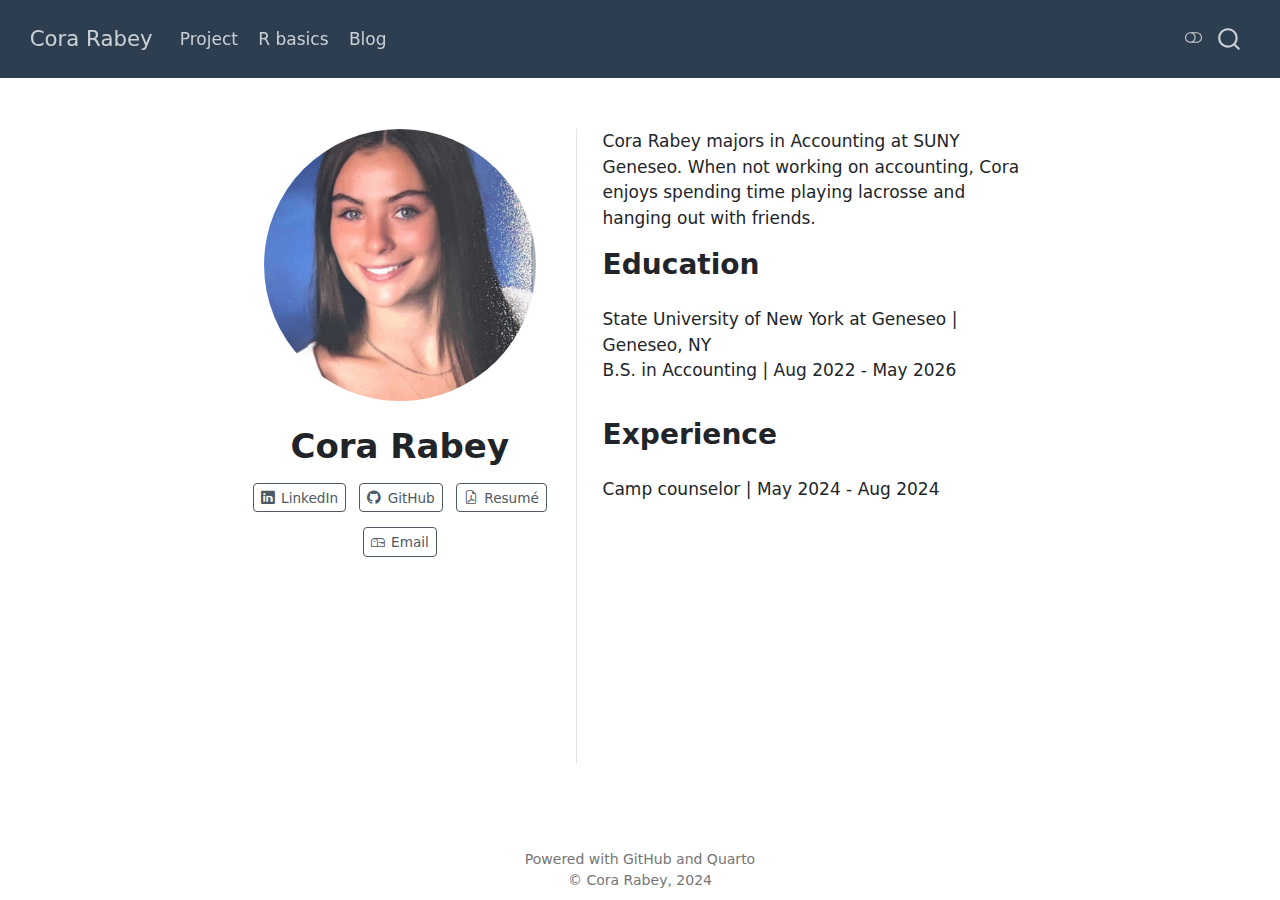
<file: index.html>
<!DOCTYPE html>
<html xmlns="http://www.w3.org/1999/xhtml" lang="en" xml:lang="en"><head>

<meta charset="utf-8">
<meta name="generator" content="quarto-1.4.550">

<meta name="viewport" content="width=device-width, initial-scale=1.0, user-scalable=yes">


<title>Cora Rabey</title>
<style>
code{white-space: pre-wrap;}
span.smallcaps{font-variant: small-caps;}
div.columns{display: flex; gap: min(4vw, 1.5em);}
div.column{flex: auto; overflow-x: auto;}
div.hanging-indent{margin-left: 1.5em; text-indent: -1.5em;}
ul.task-list{list-style: none;}
ul.task-list li input[type="checkbox"] {
  width: 0.8em;
  margin: 0 0.8em 0.2em -1em; /* quarto-specific, see https://github.com/quarto-dev/quarto-cli/issues/4556 */ 
  vertical-align: middle;
}
</style>


<script src="site_libs/quarto-nav/quarto-nav.js"></script>
<script src="site_libs/clipboard/clipboard.min.js"></script>
<script src="site_libs/quarto-search/autocomplete.umd.js"></script>
<script src="site_libs/quarto-search/fuse.min.js"></script>
<script src="site_libs/quarto-search/quarto-search.js"></script>
<meta name="quarto:offset" content="./">
<script src="site_libs/quarto-html/quarto.js"></script>
<script src="site_libs/quarto-html/popper.min.js"></script>
<script src="site_libs/quarto-html/tippy.umd.min.js"></script>
<link href="site_libs/quarto-html/tippy.css" rel="stylesheet">
<link href="site_libs/quarto-html/quarto-syntax-highlighting.css" rel="stylesheet" class="quarto-color-scheme" id="quarto-text-highlighting-styles">
<link href="site_libs/quarto-html/quarto-syntax-highlighting-dark.css" rel="prefetch" class="quarto-color-scheme quarto-color-alternate" id="quarto-text-highlighting-styles">
<script src="site_libs/bootstrap/bootstrap.min.js"></script>
<link href="site_libs/bootstrap/bootstrap-icons.css" rel="stylesheet">
<link href="site_libs/bootstrap/bootstrap.min.css" rel="stylesheet" class="quarto-color-scheme" id="quarto-bootstrap" data-mode="light">
<link href="site_libs/bootstrap/bootstrap-dark.min.css" rel="prefetch" class="quarto-color-scheme quarto-color-alternate" id="quarto-bootstrap" data-mode="dark">
<script id="quarto-search-options" type="application/json">{
  "location": "navbar",
  "copy-button": false,
  "collapse-after": 3,
  "panel-placement": "end",
  "type": "overlay",
  "limit": 50,
  "keyboard-shortcut": [
    "f",
    "/",
    "s"
  ],
  "show-item-context": false,
  "language": {
    "search-no-results-text": "No results",
    "search-matching-documents-text": "matching documents",
    "search-copy-link-title": "Copy link to search",
    "search-hide-matches-text": "Hide additional matches",
    "search-more-match-text": "more match in this document",
    "search-more-matches-text": "more matches in this document",
    "search-clear-button-title": "Clear",
    "search-text-placeholder": "",
    "search-detached-cancel-button-title": "Cancel",
    "search-submit-button-title": "Submit",
    "search-label": "Search"
  }
}</script>


<link rel="stylesheet" href="styles.css">
</head>

<body class="nav-fixed fullcontent">

<div id="quarto-search-results"></div>
  <header id="quarto-header" class="headroom fixed-top">
    <nav class="navbar navbar-expand-lg " data-bs-theme="dark">
      <div class="navbar-container container-fluid">
      <div class="navbar-brand-container mx-auto">
    <a class="navbar-brand" href="./index.html">
    <span class="navbar-title">Cora Rabey</span>
    </a>
  </div>
            <div id="quarto-search" class="" title="Search"></div>
          <button class="navbar-toggler" type="button" data-bs-toggle="collapse" data-bs-target="#navbarCollapse" aria-controls="navbarCollapse" aria-expanded="false" aria-label="Toggle navigation" onclick="if (window.quartoToggleHeadroom) { window.quartoToggleHeadroom(); }">
  <span class="navbar-toggler-icon"></span>
</button>
          <div class="collapse navbar-collapse" id="navbarCollapse">
            <ul class="navbar-nav navbar-nav-scroll me-auto">
  <li class="nav-item">
    <a class="nav-link" href="./project.html"> 
<span class="menu-text">Project</span></a>
  </li>  
  <li class="nav-item">
    <a class="nav-link" href="./danl-200-quarto.html"> 
<span class="menu-text">R basics</span></a>
  </li>  
  <li class="nav-item">
    <a class="nav-link" href="./blog-listing.html"> 
<span class="menu-text">Blog</span></a>
  </li>  
</ul>
          </div> <!-- /navcollapse -->
          <div class="quarto-navbar-tools">
  <a href="" class="quarto-color-scheme-toggle quarto-navigation-tool  px-1" onclick="window.quartoToggleColorScheme(); return false;" title="Toggle dark mode"><i class="bi"></i></a>
</div>
      </div> <!-- /container-fluid -->
    </nav>
</header>
<!-- content -->
<div id="quarto-content" class="quarto-container page-columns page-rows-contents page-layout-article page-navbar">
<!-- sidebar -->
<!-- margin-sidebar -->
    
<!-- main -->
<div class="quarto-about-trestles content">
  <div class="about-entity">
    <img src="img/profile.png" class="about-image
  round " style="height: 16em; width: 16em;">
<header id="title-block-header" class="quarto-title-block default">
<div class="quarto-title">
<h1 class="title">Cora Rabey</h1>
</div>
<div class="quarto-title-meta">
  </div>
</header>
    <div class="about-links">
  <a href="https://www.linkedin.com/in/cora-rabey-57ba74290/" class="about-link" rel="" target="">
    <i class="bi bi-linkedin"></i>
     <span class="about-link-text">LinkedIn</span>
  </a>
  <a href="https://github.com/corarabey" class="about-link" rel="" target="">
    <i class="bi bi-github"></i>
     <span class="about-link-text">GitHub</span>
  </a>
  <a href="https://corarabey.github.io/resume.pdf" class="about-link" rel="" target="">
    <i class="bi bi-file-earmark-pdf"></i>
     <span class="about-link-text">Resumé</span>
  </a>
  <a href="mailto:car101@geneseo.edu" class="about-link" rel="" target="">
    <i class="bi bi-mailbox"></i>
     <span class="about-link-text">Email</span>
  </a>
</div>
  </div>
  <div class="about-contents"><main class="content" id="quarto-document-content">
<p>Cora Rabey majors in Accounting at SUNY Geneseo. When not working on accounting, Cora enjoys spending time playing lacrosse and hanging out with friends.</p>
<section id="education" class="level2">
<h2 data-anchor-id="education">Education</h2>
<p>State University of New York at Geneseo | Geneseo, NY <br> B.S. in Accounting | Aug 2022 - May 2026</p>
</section>
<section id="experience" class="level2">
<h2 data-anchor-id="experience">Experience</h2>
<p>Camp counselor | May 2024 - Aug 2024</p>


</section>
</main></div>
</div>
 <!-- /main -->
<script type="text/javascript" src="links.js"></script>
<script id="quarto-html-after-body" type="application/javascript">
window.document.addEventListener("DOMContentLoaded", function (event) {
  const toggleBodyColorMode = (bsSheetEl) => {
    const mode = bsSheetEl.getAttribute("data-mode");
    const bodyEl = window.document.querySelector("body");
    if (mode === "dark") {
      bodyEl.classList.add("quarto-dark");
      bodyEl.classList.remove("quarto-light");
    } else {
      bodyEl.classList.add("quarto-light");
      bodyEl.classList.remove("quarto-dark");
    }
  }
  const toggleBodyColorPrimary = () => {
    const bsSheetEl = window.document.querySelector("link#quarto-bootstrap");
    if (bsSheetEl) {
      toggleBodyColorMode(bsSheetEl);
    }
  }
  toggleBodyColorPrimary();  
  const disableStylesheet = (stylesheets) => {
    for (let i=0; i < stylesheets.length; i++) {
      const stylesheet = stylesheets[i];
      stylesheet.rel = 'prefetch';
    }
  }
  const enableStylesheet = (stylesheets) => {
    for (let i=0; i < stylesheets.length; i++) {
      const stylesheet = stylesheets[i];
      stylesheet.rel = 'stylesheet';
    }
  }
  const manageTransitions = (selector, allowTransitions) => {
    const els = window.document.querySelectorAll(selector);
    for (let i=0; i < els.length; i++) {
      const el = els[i];
      if (allowTransitions) {
        el.classList.remove('notransition');
      } else {
        el.classList.add('notransition');
      }
    }
  }
  const toggleGiscusIfUsed = (isAlternate, darkModeDefault) => {
    const baseTheme = document.querySelector('#giscus-base-theme')?.value ?? 'light';
    const alternateTheme = document.querySelector('#giscus-alt-theme')?.value ?? 'dark';
    let newTheme = '';
    if(darkModeDefault) {
      newTheme = isAlternate ? baseTheme : alternateTheme;
    } else {
      newTheme = isAlternate ? alternateTheme : baseTheme;
    }
    const changeGiscusTheme = () => {
      // From: https://github.com/giscus/giscus/issues/336
      const sendMessage = (message) => {
        const iframe = document.querySelector('iframe.giscus-frame');
        if (!iframe) return;
        iframe.contentWindow.postMessage({ giscus: message }, 'https://giscus.app');
      }
      sendMessage({
        setConfig: {
          theme: newTheme
        }
      });
    }
    const isGiscussLoaded = window.document.querySelector('iframe.giscus-frame') !== null;
    if (isGiscussLoaded) {
      changeGiscusTheme();
    }
  }
  const toggleColorMode = (alternate) => {
    // Switch the stylesheets
    const alternateStylesheets = window.document.querySelectorAll('link.quarto-color-scheme.quarto-color-alternate');
    manageTransitions('#quarto-margin-sidebar .nav-link', false);
    if (alternate) {
      enableStylesheet(alternateStylesheets);
      for (const sheetNode of alternateStylesheets) {
        if (sheetNode.id === "quarto-bootstrap") {
          toggleBodyColorMode(sheetNode);
        }
      }
    } else {
      disableStylesheet(alternateStylesheets);
      toggleBodyColorPrimary();
    }
    manageTransitions('#quarto-margin-sidebar .nav-link', true);
    // Switch the toggles
    const toggles = window.document.querySelectorAll('.quarto-color-scheme-toggle');
    for (let i=0; i < toggles.length; i++) {
      const toggle = toggles[i];
      if (toggle) {
        if (alternate) {
          toggle.classList.add("alternate");     
        } else {
          toggle.classList.remove("alternate");
        }
      }
    }
    // Hack to workaround the fact that safari doesn't
    // properly recolor the scrollbar when toggling (#1455)
    if (navigator.userAgent.indexOf('Safari') > 0 && navigator.userAgent.indexOf('Chrome') == -1) {
      manageTransitions("body", false);
      window.scrollTo(0, 1);
      setTimeout(() => {
        window.scrollTo(0, 0);
        manageTransitions("body", true);
      }, 40);  
    }
  }
  const isFileUrl = () => { 
    return window.location.protocol === 'file:';
  }
  const hasAlternateSentinel = () => {  
    let styleSentinel = getColorSchemeSentinel();
    if (styleSentinel !== null) {
      return styleSentinel === "alternate";
    } else {
      return false;
    }
  }
  const setStyleSentinel = (alternate) => {
    const value = alternate ? "alternate" : "default";
    if (!isFileUrl()) {
      window.localStorage.setItem("quarto-color-scheme", value);
    } else {
      localAlternateSentinel = value;
    }
  }
  const getColorSchemeSentinel = () => {
    if (!isFileUrl()) {
      const storageValue = window.localStorage.getItem("quarto-color-scheme");
      return storageValue != null ? storageValue : localAlternateSentinel;
    } else {
      return localAlternateSentinel;
    }
  }
  const darkModeDefault = false;
  let localAlternateSentinel = darkModeDefault ? 'alternate' : 'default';
  // Dark / light mode switch
  window.quartoToggleColorScheme = () => {
    // Read the current dark / light value 
    let toAlternate = !hasAlternateSentinel();
    toggleColorMode(toAlternate);
    setStyleSentinel(toAlternate);
    toggleGiscusIfUsed(toAlternate, darkModeDefault);
  };
  // Ensure there is a toggle, if there isn't float one in the top right
  if (window.document.querySelector('.quarto-color-scheme-toggle') === null) {
    const a = window.document.createElement('a');
    a.classList.add('top-right');
    a.classList.add('quarto-color-scheme-toggle');
    a.href = "";
    a.onclick = function() { try { window.quartoToggleColorScheme(); } catch {} return false; };
    const i = window.document.createElement("i");
    i.classList.add('bi');
    a.appendChild(i);
    window.document.body.appendChild(a);
  }
  // Switch to dark mode if need be
  if (hasAlternateSentinel()) {
    toggleColorMode(true);
  } else {
    toggleColorMode(false);
  }
  const isCodeAnnotation = (el) => {
    for (const clz of el.classList) {
      if (clz.startsWith('code-annotation-')) {                     
        return true;
      }
    }
    return false;
  }
  const clipboard = new window.ClipboardJS('.code-copy-button', {
    text: function(trigger) {
      const codeEl = trigger.previousElementSibling.cloneNode(true);
      for (const childEl of codeEl.children) {
        if (isCodeAnnotation(childEl)) {
          childEl.remove();
        }
      }
      return codeEl.innerText;
    }
  });
  clipboard.on('success', function(e) {
    // button target
    const button = e.trigger;
    // don't keep focus
    button.blur();
    // flash "checked"
    button.classList.add('code-copy-button-checked');
    var currentTitle = button.getAttribute("title");
    button.setAttribute("title", "Copied!");
    let tooltip;
    if (window.bootstrap) {
      button.setAttribute("data-bs-toggle", "tooltip");
      button.setAttribute("data-bs-placement", "left");
      button.setAttribute("data-bs-title", "Copied!");
      tooltip = new bootstrap.Tooltip(button, 
        { trigger: "manual", 
          customClass: "code-copy-button-tooltip",
          offset: [0, -8]});
      tooltip.show();    
    }
    setTimeout(function() {
      if (tooltip) {
        tooltip.hide();
        button.removeAttribute("data-bs-title");
        button.removeAttribute("data-bs-toggle");
        button.removeAttribute("data-bs-placement");
      }
      button.setAttribute("title", currentTitle);
      button.classList.remove('code-copy-button-checked');
    }, 1000);
    // clear code selection
    e.clearSelection();
  });
  function tippyHover(el, contentFn, onTriggerFn, onUntriggerFn) {
    const config = {
      allowHTML: true,
      maxWidth: 500,
      delay: 100,
      arrow: false,
      appendTo: function(el) {
          return el.parentElement;
      },
      interactive: true,
      interactiveBorder: 10,
      theme: 'quarto',
      placement: 'bottom-start',
    };
    if (contentFn) {
      config.content = contentFn;
    }
    if (onTriggerFn) {
      config.onTrigger = onTriggerFn;
    }
    if (onUntriggerFn) {
      config.onUntrigger = onUntriggerFn;
    }
    window.tippy(el, config); 
  }
  const noterefs = window.document.querySelectorAll('a[role="doc-noteref"]');
  for (var i=0; i<noterefs.length; i++) {
    const ref = noterefs[i];
    tippyHover(ref, function() {
      // use id or data attribute instead here
      let href = ref.getAttribute('data-footnote-href') || ref.getAttribute('href');
      try { href = new URL(href).hash; } catch {}
      const id = href.replace(/^#\/?/, "");
      const note = window.document.getElementById(id);
      return note.innerHTML;
    });
  }
  const xrefs = window.document.querySelectorAll('a.quarto-xref');
  const processXRef = (id, note) => {
    // Strip column container classes
    const stripColumnClz = (el) => {
      el.classList.remove("page-full", "page-columns");
      if (el.children) {
        for (const child of el.children) {
          stripColumnClz(child);
        }
      }
    }
    stripColumnClz(note)
    if (id === null || id.startsWith('sec-')) {
      // Special case sections, only their first couple elements
      const container = document.createElement("div");
      if (note.children && note.children.length > 2) {
        container.appendChild(note.children[0].cloneNode(true));
        for (let i = 1; i < note.children.length; i++) {
          const child = note.children[i];
          if (child.tagName === "P" && child.innerText === "") {
            continue;
          } else {
            container.appendChild(child.cloneNode(true));
            break;
          }
        }
        if (window.Quarto?.typesetMath) {
          window.Quarto.typesetMath(container);
        }
        return container.innerHTML
      } else {
        if (window.Quarto?.typesetMath) {
          window.Quarto.typesetMath(note);
        }
        return note.innerHTML;
      }
    } else {
      // Remove any anchor links if they are present
      const anchorLink = note.querySelector('a.anchorjs-link');
      if (anchorLink) {
        anchorLink.remove();
      }
      if (window.Quarto?.typesetMath) {
        window.Quarto.typesetMath(note);
      }
      // TODO in 1.5, we should make sure this works without a callout special case
      if (note.classList.contains("callout")) {
        return note.outerHTML;
      } else {
        return note.innerHTML;
      }
    }
  }
  for (var i=0; i<xrefs.length; i++) {
    const xref = xrefs[i];
    tippyHover(xref, undefined, function(instance) {
      instance.disable();
      let url = xref.getAttribute('href');
      let hash = undefined; 
      if (url.startsWith('#')) {
        hash = url;
      } else {
        try { hash = new URL(url).hash; } catch {}
      }
      if (hash) {
        const id = hash.replace(/^#\/?/, "");
        const note = window.document.getElementById(id);
        if (note !== null) {
          try {
            const html = processXRef(id, note.cloneNode(true));
            instance.setContent(html);
          } finally {
            instance.enable();
            instance.show();
          }
        } else {
          // See if we can fetch this
          fetch(url.split('#')[0])
          .then(res => res.text())
          .then(html => {
            const parser = new DOMParser();
            const htmlDoc = parser.parseFromString(html, "text/html");
            const note = htmlDoc.getElementById(id);
            if (note !== null) {
              const html = processXRef(id, note);
              instance.setContent(html);
            } 
          }).finally(() => {
            instance.enable();
            instance.show();
          });
        }
      } else {
        // See if we can fetch a full url (with no hash to target)
        // This is a special case and we should probably do some content thinning / targeting
        fetch(url)
        .then(res => res.text())
        .then(html => {
          const parser = new DOMParser();
          const htmlDoc = parser.parseFromString(html, "text/html");
          const note = htmlDoc.querySelector('main.content');
          if (note !== null) {
            // This should only happen for chapter cross references
            // (since there is no id in the URL)
            // remove the first header
            if (note.children.length > 0 && note.children[0].tagName === "HEADER") {
              note.children[0].remove();
            }
            const html = processXRef(null, note);
            instance.setContent(html);
          } 
        }).finally(() => {
          instance.enable();
          instance.show();
        });
      }
    }, function(instance) {
    });
  }
      let selectedAnnoteEl;
      const selectorForAnnotation = ( cell, annotation) => {
        let cellAttr = 'data-code-cell="' + cell + '"';
        let lineAttr = 'data-code-annotation="' +  annotation + '"';
        const selector = 'span[' + cellAttr + '][' + lineAttr + ']';
        return selector;
      }
      const selectCodeLines = (annoteEl) => {
        const doc = window.document;
        const targetCell = annoteEl.getAttribute("data-target-cell");
        const targetAnnotation = annoteEl.getAttribute("data-target-annotation");
        const annoteSpan = window.document.querySelector(selectorForAnnotation(targetCell, targetAnnotation));
        const lines = annoteSpan.getAttribute("data-code-lines").split(",");
        const lineIds = lines.map((line) => {
          return targetCell + "-" + line;
        })
        let top = null;
        let height = null;
        let parent = null;
        if (lineIds.length > 0) {
            //compute the position of the single el (top and bottom and make a div)
            const el = window.document.getElementById(lineIds[0]);
            top = el.offsetTop;
            height = el.offsetHeight;
            parent = el.parentElement.parentElement;
          if (lineIds.length > 1) {
            const lastEl = window.document.getElementById(lineIds[lineIds.length - 1]);
            const bottom = lastEl.offsetTop + lastEl.offsetHeight;
            height = bottom - top;
          }
          if (top !== null && height !== null && parent !== null) {
            // cook up a div (if necessary) and position it 
            let div = window.document.getElementById("code-annotation-line-highlight");
            if (div === null) {
              div = window.document.createElement("div");
              div.setAttribute("id", "code-annotation-line-highlight");
              div.style.position = 'absolute';
              parent.appendChild(div);
            }
            div.style.top = top - 2 + "px";
            div.style.height = height + 4 + "px";
            div.style.left = 0;
            let gutterDiv = window.document.getElementById("code-annotation-line-highlight-gutter");
            if (gutterDiv === null) {
              gutterDiv = window.document.createElement("div");
              gutterDiv.setAttribute("id", "code-annotation-line-highlight-gutter");
              gutterDiv.style.position = 'absolute';
              const codeCell = window.document.getElementById(targetCell);
              const gutter = codeCell.querySelector('.code-annotation-gutter');
              gutter.appendChild(gutterDiv);
            }
            gutterDiv.style.top = top - 2 + "px";
            gutterDiv.style.height = height + 4 + "px";
          }
          selectedAnnoteEl = annoteEl;
        }
      };
      const unselectCodeLines = () => {
        const elementsIds = ["code-annotation-line-highlight", "code-annotation-line-highlight-gutter"];
        elementsIds.forEach((elId) => {
          const div = window.document.getElementById(elId);
          if (div) {
            div.remove();
          }
        });
        selectedAnnoteEl = undefined;
      };
        // Handle positioning of the toggle
    window.addEventListener(
      "resize",
      throttle(() => {
        elRect = undefined;
        if (selectedAnnoteEl) {
          selectCodeLines(selectedAnnoteEl);
        }
      }, 10)
    );
    function throttle(fn, ms) {
    let throttle = false;
    let timer;
      return (...args) => {
        if(!throttle) { // first call gets through
            fn.apply(this, args);
            throttle = true;
        } else { // all the others get throttled
            if(timer) clearTimeout(timer); // cancel #2
            timer = setTimeout(() => {
              fn.apply(this, args);
              timer = throttle = false;
            }, ms);
        }
      };
    }
      // Attach click handler to the DT
      const annoteDls = window.document.querySelectorAll('dt[data-target-cell]');
      for (const annoteDlNode of annoteDls) {
        annoteDlNode.addEventListener('click', (event) => {
          const clickedEl = event.target;
          if (clickedEl !== selectedAnnoteEl) {
            unselectCodeLines();
            const activeEl = window.document.querySelector('dt[data-target-cell].code-annotation-active');
            if (activeEl) {
              activeEl.classList.remove('code-annotation-active');
            }
            selectCodeLines(clickedEl);
            clickedEl.classList.add('code-annotation-active');
          } else {
            // Unselect the line
            unselectCodeLines();
            clickedEl.classList.remove('code-annotation-active');
          }
        });
      }
  const findCites = (el) => {
    const parentEl = el.parentElement;
    if (parentEl) {
      const cites = parentEl.dataset.cites;
      if (cites) {
        return {
          el,
          cites: cites.split(' ')
        };
      } else {
        return findCites(el.parentElement)
      }
    } else {
      return undefined;
    }
  };
  var bibliorefs = window.document.querySelectorAll('a[role="doc-biblioref"]');
  for (var i=0; i<bibliorefs.length; i++) {
    const ref = bibliorefs[i];
    const citeInfo = findCites(ref);
    if (citeInfo) {
      tippyHover(citeInfo.el, function() {
        var popup = window.document.createElement('div');
        citeInfo.cites.forEach(function(cite) {
          var citeDiv = window.document.createElement('div');
          citeDiv.classList.add('hanging-indent');
          citeDiv.classList.add('csl-entry');
          var biblioDiv = window.document.getElementById('ref-' + cite);
          if (biblioDiv) {
            citeDiv.innerHTML = biblioDiv.innerHTML;
          }
          popup.appendChild(citeDiv);
        });
        return popup.innerHTML;
      });
    }
  }
});
</script>
</div> <!-- /content -->
<footer class="footer">
  <div class="nav-footer">
    <div class="nav-footer-left">
      &nbsp;
    </div>   
    <div class="nav-footer-center">
<p>Powered with GitHub and Quarto<br>© Cora Rabey, 2024</p>
</div>
    <div class="nav-footer-right">
      &nbsp;
    </div>
  </div>
</footer>




</body></html>
</file>
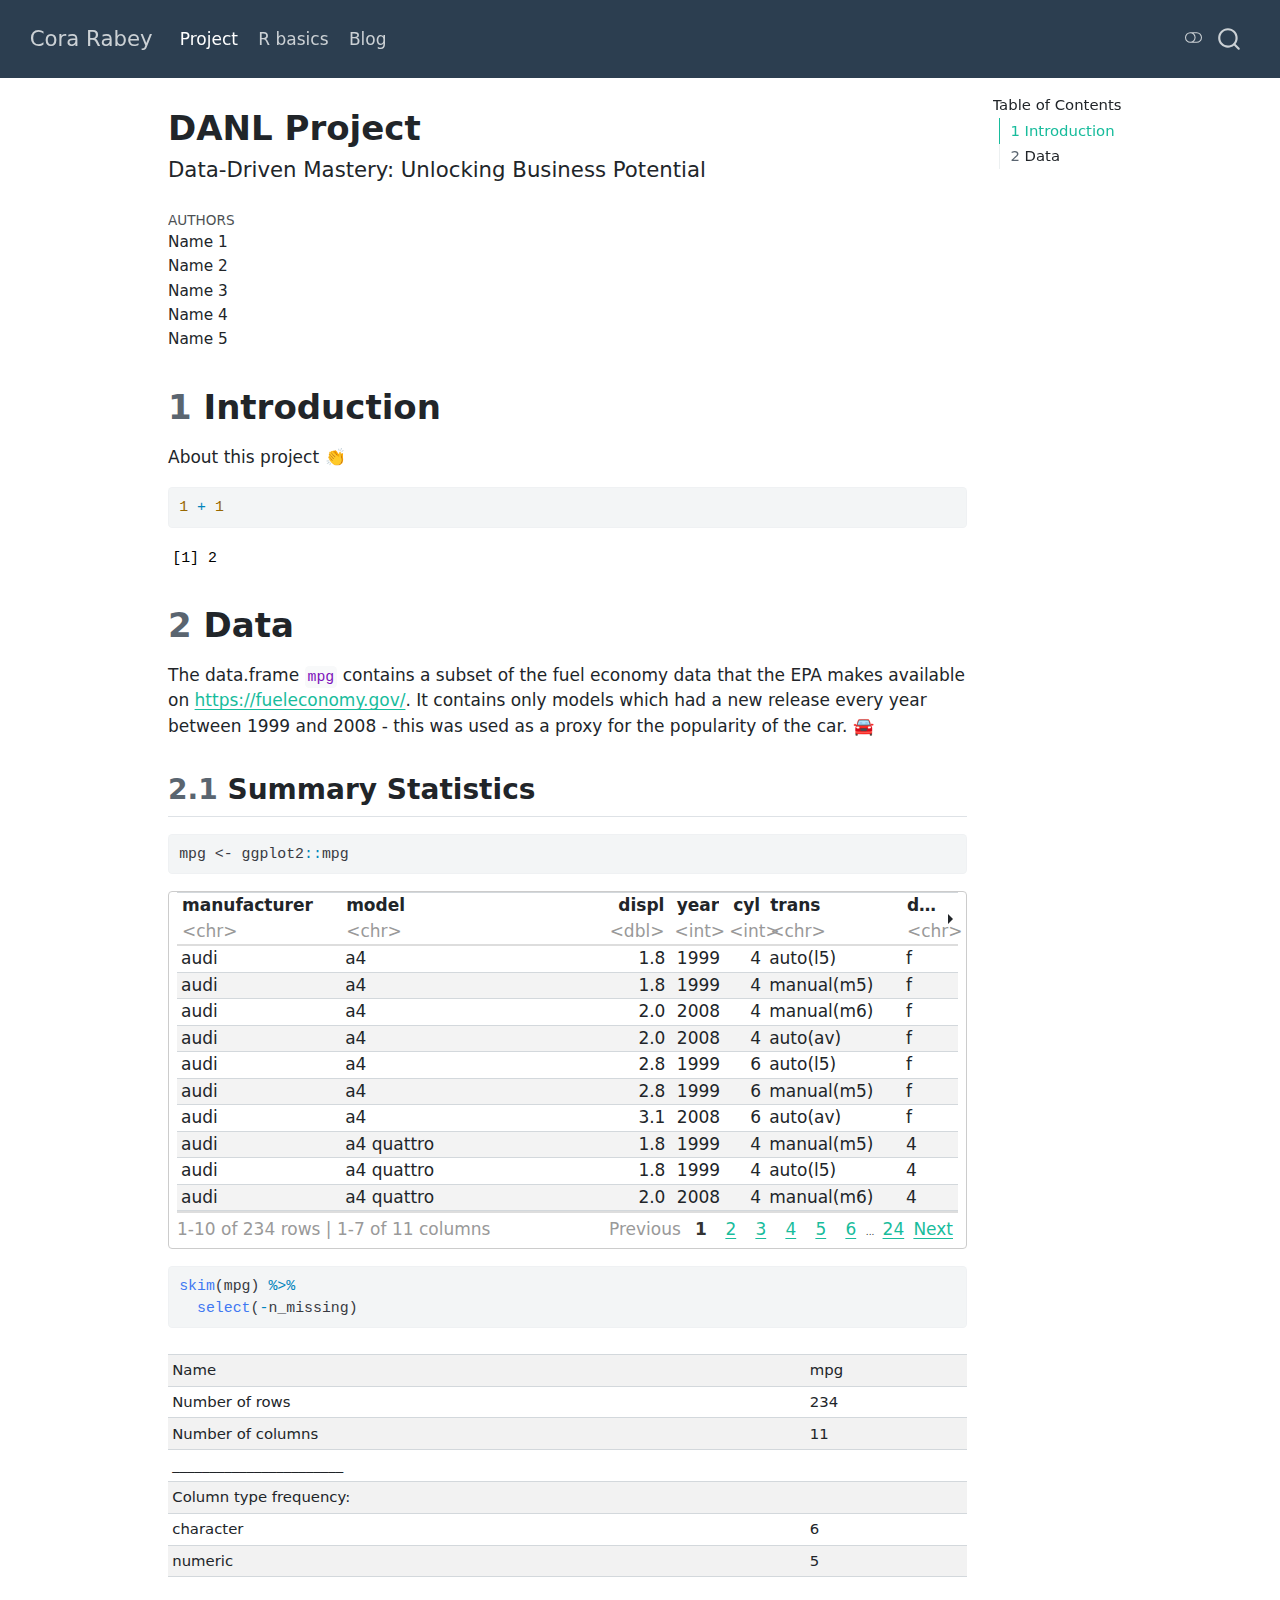
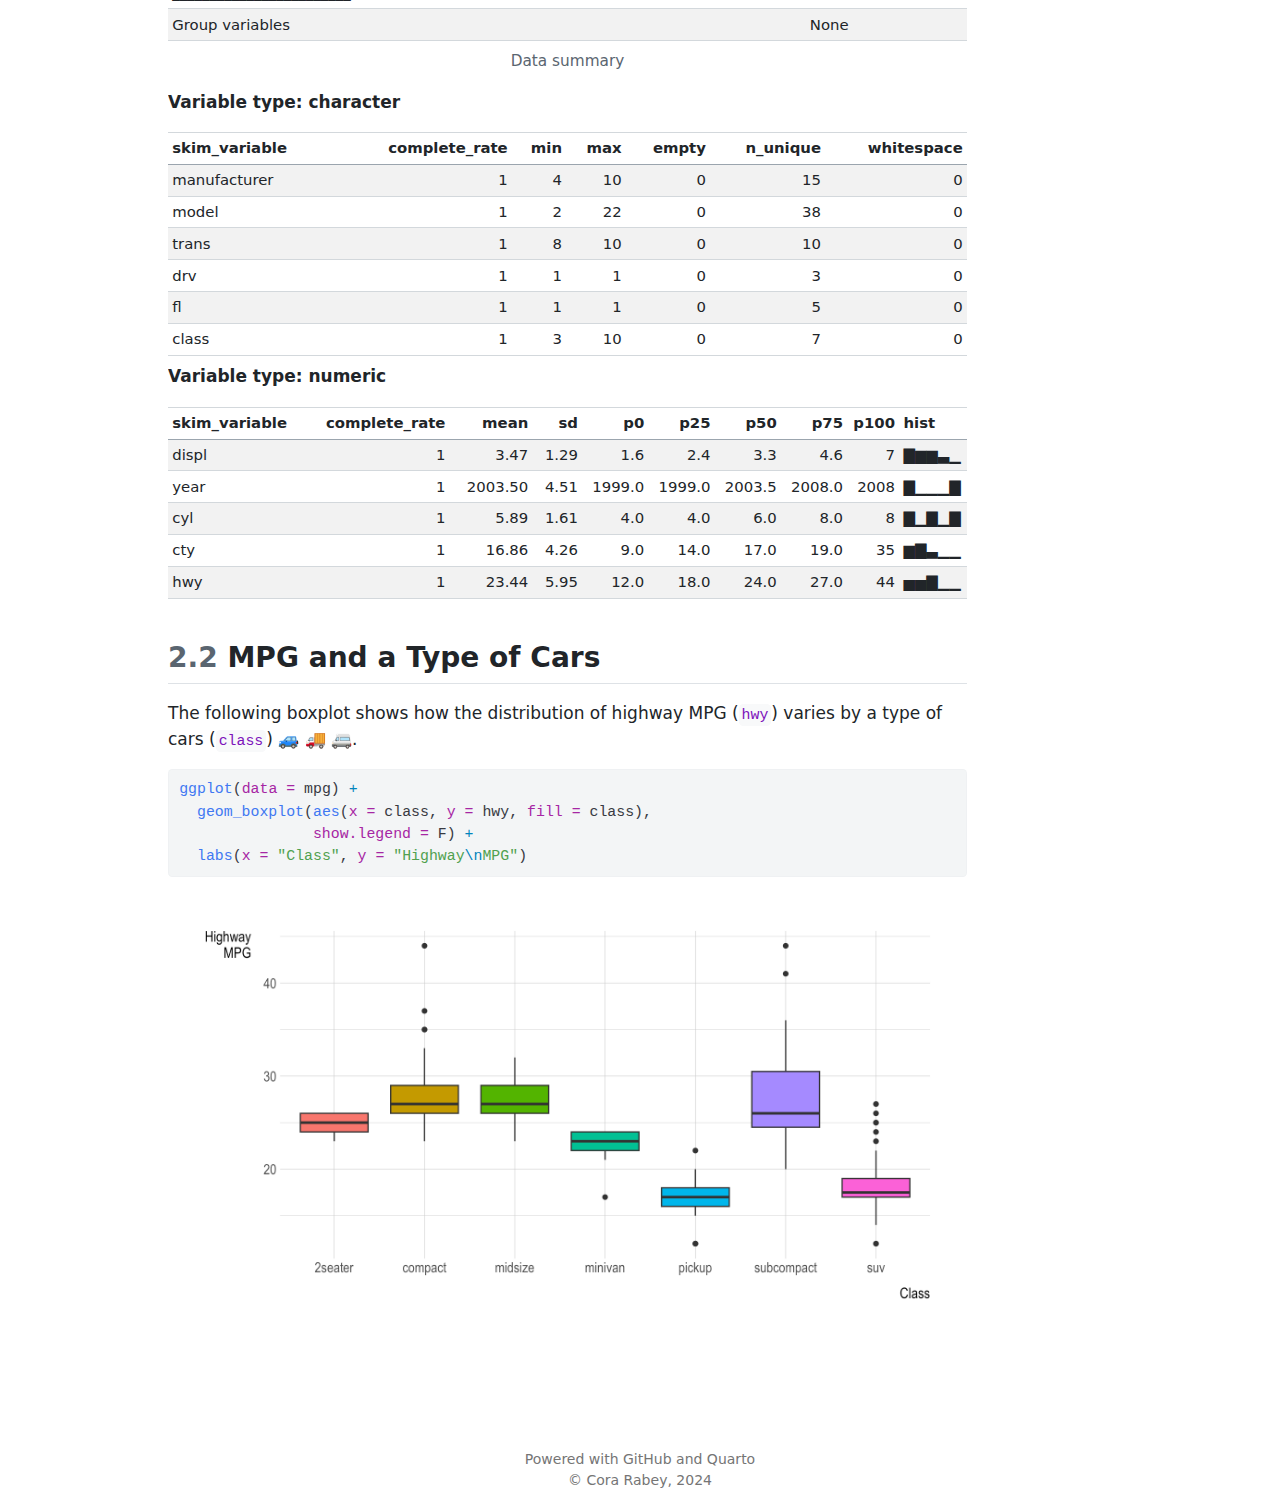
<file: project.html>
<!DOCTYPE html>
<html xmlns="http://www.w3.org/1999/xhtml" lang="en" xml:lang="en"><head>

<meta charset="utf-8">
<meta name="generator" content="quarto-1.4.550">

<meta name="viewport" content="width=device-width, initial-scale=1.0, user-scalable=yes">

<meta name="author" content="Name 1">
<meta name="author" content="Name 2">
<meta name="author" content="Name 3">
<meta name="author" content="Name 4">
<meta name="author" content="Name 5">

<title>Cora Rabey - DANL Project</title>
<style>
code{white-space: pre-wrap;}
span.smallcaps{font-variant: small-caps;}
div.columns{display: flex; gap: min(4vw, 1.5em);}
div.column{flex: auto; overflow-x: auto;}
div.hanging-indent{margin-left: 1.5em; text-indent: -1.5em;}
ul.task-list{list-style: none;}
ul.task-list li input[type="checkbox"] {
  width: 0.8em;
  margin: 0 0.8em 0.2em -1em; /* quarto-specific, see https://github.com/quarto-dev/quarto-cli/issues/4556 */ 
  vertical-align: middle;
}
/* CSS for syntax highlighting */
pre > code.sourceCode { white-space: pre; position: relative; }
pre > code.sourceCode > span { line-height: 1.25; }
pre > code.sourceCode > span:empty { height: 1.2em; }
.sourceCode { overflow: visible; }
code.sourceCode > span { color: inherit; text-decoration: inherit; }
div.sourceCode { margin: 1em 0; }
pre.sourceCode { margin: 0; }
@media screen {
div.sourceCode { overflow: auto; }
}
@media print {
pre > code.sourceCode { white-space: pre-wrap; }
pre > code.sourceCode > span { text-indent: -5em; padding-left: 5em; }
}
pre.numberSource code
  { counter-reset: source-line 0; }
pre.numberSource code > span
  { position: relative; left: -4em; counter-increment: source-line; }
pre.numberSource code > span > a:first-child::before
  { content: counter(source-line);
    position: relative; left: -1em; text-align: right; vertical-align: baseline;
    border: none; display: inline-block;
    -webkit-touch-callout: none; -webkit-user-select: none;
    -khtml-user-select: none; -moz-user-select: none;
    -ms-user-select: none; user-select: none;
    padding: 0 4px; width: 4em;
  }
pre.numberSource { margin-left: 3em;  padding-left: 4px; }
div.sourceCode
  {   }
@media screen {
pre > code.sourceCode > span > a:first-child::before { text-decoration: underline; }
}
</style>


<script src="site_libs/quarto-nav/quarto-nav.js"></script>
<script src="site_libs/clipboard/clipboard.min.js"></script>
<script src="site_libs/quarto-search/autocomplete.umd.js"></script>
<script src="site_libs/quarto-search/fuse.min.js"></script>
<script src="site_libs/quarto-search/quarto-search.js"></script>
<meta name="quarto:offset" content="./">
<script src="site_libs/quarto-html/quarto.js"></script>
<script src="site_libs/quarto-html/popper.min.js"></script>
<script src="site_libs/quarto-html/tippy.umd.min.js"></script>
<script src="site_libs/quarto-html/anchor.min.js"></script>
<link href="site_libs/quarto-html/tippy.css" rel="stylesheet">
<link href="site_libs/quarto-html/quarto-syntax-highlighting.css" rel="stylesheet" class="quarto-color-scheme" id="quarto-text-highlighting-styles">
<link href="site_libs/quarto-html/quarto-syntax-highlighting-dark.css" rel="prefetch" class="quarto-color-scheme quarto-color-alternate" id="quarto-text-highlighting-styles">
<script src="site_libs/bootstrap/bootstrap.min.js"></script>
<link href="site_libs/bootstrap/bootstrap-icons.css" rel="stylesheet">
<link href="site_libs/bootstrap/bootstrap.min.css" rel="stylesheet" class="quarto-color-scheme" id="quarto-bootstrap" data-mode="light">
<link href="site_libs/bootstrap/bootstrap-dark.min.css" rel="prefetch" class="quarto-color-scheme quarto-color-alternate" id="quarto-bootstrap" data-mode="dark">
<script id="quarto-search-options" type="application/json">{
  "location": "navbar",
  "copy-button": false,
  "collapse-after": 3,
  "panel-placement": "end",
  "type": "overlay",
  "limit": 50,
  "keyboard-shortcut": [
    "f",
    "/",
    "s"
  ],
  "show-item-context": false,
  "language": {
    "search-no-results-text": "No results",
    "search-matching-documents-text": "matching documents",
    "search-copy-link-title": "Copy link to search",
    "search-hide-matches-text": "Hide additional matches",
    "search-more-match-text": "more match in this document",
    "search-more-matches-text": "more matches in this document",
    "search-clear-button-title": "Clear",
    "search-text-placeholder": "",
    "search-detached-cancel-button-title": "Cancel",
    "search-submit-button-title": "Submit",
    "search-label": "Search"
  }
}</script>
<link href="site_libs/pagedtable-1.1/css/pagedtable.css" rel="stylesheet">
<script src="site_libs/pagedtable-1.1/js/pagedtable.js"></script>


<link rel="stylesheet" href="styles.css">
</head>

<body class="nav-fixed">

<div id="quarto-search-results"></div>
  <header id="quarto-header" class="headroom fixed-top">
    <nav class="navbar navbar-expand-lg " data-bs-theme="dark">
      <div class="navbar-container container-fluid">
      <div class="navbar-brand-container mx-auto">
    <a class="navbar-brand" href="./index.html">
    <span class="navbar-title">Cora Rabey</span>
    </a>
  </div>
            <div id="quarto-search" class="" title="Search"></div>
          <button class="navbar-toggler" type="button" data-bs-toggle="collapse" data-bs-target="#navbarCollapse" aria-controls="navbarCollapse" aria-expanded="false" aria-label="Toggle navigation" onclick="if (window.quartoToggleHeadroom) { window.quartoToggleHeadroom(); }">
  <span class="navbar-toggler-icon"></span>
</button>
          <div class="collapse navbar-collapse" id="navbarCollapse">
            <ul class="navbar-nav navbar-nav-scroll me-auto">
  <li class="nav-item">
    <a class="nav-link active" href="./project.html" aria-current="page"> 
<span class="menu-text">Project</span></a>
  </li>  
  <li class="nav-item">
    <a class="nav-link" href="./danl-200-quarto.html"> 
<span class="menu-text">R basics</span></a>
  </li>  
  <li class="nav-item">
    <a class="nav-link" href="./blog-listing.html"> 
<span class="menu-text">Blog</span></a>
  </li>  
</ul>
          </div> <!-- /navcollapse -->
          <div class="quarto-navbar-tools">
  <a href="" class="quarto-color-scheme-toggle quarto-navigation-tool  px-1" onclick="window.quartoToggleColorScheme(); return false;" title="Toggle dark mode"><i class="bi"></i></a>
</div>
      </div> <!-- /container-fluid -->
    </nav>
</header>
<!-- content -->
<div id="quarto-content" class="quarto-container page-columns page-rows-contents page-layout-article page-navbar">
<!-- sidebar -->
<!-- margin-sidebar -->
    <div id="quarto-margin-sidebar" class="sidebar margin-sidebar">
        <nav id="TOC" role="doc-toc" class="toc-active">
    <h2 id="toc-title">Table of Contents</h2>
   
  <ul class="collapse">
  <li><a href="#introduction" id="toc-introduction" class="nav-link active" data-scroll-target="#introduction"><span class="header-section-number">1</span> Introduction</a></li>
  <li><a href="#data" id="toc-data" class="nav-link" data-scroll-target="#data"><span class="header-section-number">2</span> Data</a>
  <ul class="collapse">
  <li><a href="#summary-statistics" id="toc-summary-statistics" class="nav-link" data-scroll-target="#summary-statistics"><span class="header-section-number">2.1</span> Summary Statistics</a></li>
  <li><a href="#mpg-and-a-type-of-cars" id="toc-mpg-and-a-type-of-cars" class="nav-link" data-scroll-target="#mpg-and-a-type-of-cars"><span class="header-section-number">2.2</span> MPG and a Type of Cars</a></li>
  </ul></li>
  </ul>
</nav>
    </div>
<!-- main -->
<main class="content" id="quarto-document-content">

<header id="title-block-header" class="quarto-title-block default">
<div class="quarto-title">
<h1 class="title">DANL Project</h1>
<p class="subtitle lead">Data-Driven Mastery: Unlocking Business Potential</p>
</div>



<div class="quarto-title-meta">

    <div>
    <div class="quarto-title-meta-heading">Authors</div>
    <div class="quarto-title-meta-contents">
             <p>Name 1 </p>
             <p>Name 2 </p>
             <p>Name 3 </p>
             <p>Name 4 </p>
             <p>Name 5 </p>
          </div>
  </div>
    
  
    
  </div>
  


</header>


<section id="introduction" class="level1" data-number="1">
<h1 data-number="1"><span class="header-section-number">1</span> Introduction</h1>
<p>About this project <span class="emoji" data-emoji="clap">👏</span></p>
<div class="cell">
<div class="sourceCode cell-code" id="cb1"><pre class="sourceCode r code-with-copy"><code class="sourceCode r"><span id="cb1-1"><a href="#cb1-1" aria-hidden="true" tabindex="-1"></a><span class="dv">1</span> <span class="sc">+</span> <span class="dv">1</span></span></code><button title="Copy to Clipboard" class="code-copy-button"><i class="bi"></i></button></pre></div>
<div class="cell-output cell-output-stdout">
<pre><code>[1] 2</code></pre>
</div>
</div>
</section>
<section id="data" class="level1" data-number="2">
<h1 data-number="2"><span class="header-section-number">2</span> Data</h1>
<p>The data.frame <code>mpg</code> contains a subset of the fuel economy data that the EPA makes available on <a href="https://fueleconomy.gov/">https://fueleconomy.gov/</a>. It contains only models which had a new release every year between 1999 and 2008 - this was used as a proxy for the popularity of the car. <span class="emoji" data-emoji="oncoming_automobile">🚘</span></p>
<section id="summary-statistics" class="level2" data-number="2.1">
<h2 data-number="2.1" class="anchored" data-anchor-id="summary-statistics"><span class="header-section-number">2.1</span> Summary Statistics</h2>
<div class="cell">
<div class="sourceCode cell-code" id="cb3"><pre class="sourceCode r code-with-copy"><code class="sourceCode r"><span id="cb3-1"><a href="#cb3-1" aria-hidden="true" tabindex="-1"></a>mpg <span class="ot">&lt;-</span> ggplot2<span class="sc">::</span>mpg</span></code><button title="Copy to Clipboard" class="code-copy-button"><i class="bi"></i></button></pre></div>
</div>
<div data-pagedtable="false">
  <script data-pagedtable-source="" type="application/json">
{"columns":[{"label":["manufacturer"],"name":[1],"type":["chr"],"align":["left"]},{"label":["model"],"name":[2],"type":["chr"],"align":["left"]},{"label":["displ"],"name":[3],"type":["dbl"],"align":["right"]},{"label":["year"],"name":[4],"type":["int"],"align":["right"]},{"label":["cyl"],"name":[5],"type":["int"],"align":["right"]},{"label":["trans"],"name":[6],"type":["chr"],"align":["left"]},{"label":["drv"],"name":[7],"type":["chr"],"align":["left"]},{"label":["cty"],"name":[8],"type":["int"],"align":["right"]},{"label":["hwy"],"name":[9],"type":["int"],"align":["right"]},{"label":["fl"],"name":[10],"type":["chr"],"align":["left"]},{"label":["class"],"name":[11],"type":["chr"],"align":["left"]}],"data":[{"1":"audi","2":"a4","3":"1.8","4":"1999","5":"4","6":"auto(l5)","7":"f","8":"18","9":"29","10":"p","11":"compact"},{"1":"audi","2":"a4","3":"1.8","4":"1999","5":"4","6":"manual(m5)","7":"f","8":"21","9":"29","10":"p","11":"compact"},{"1":"audi","2":"a4","3":"2.0","4":"2008","5":"4","6":"manual(m6)","7":"f","8":"20","9":"31","10":"p","11":"compact"},{"1":"audi","2":"a4","3":"2.0","4":"2008","5":"4","6":"auto(av)","7":"f","8":"21","9":"30","10":"p","11":"compact"},{"1":"audi","2":"a4","3":"2.8","4":"1999","5":"6","6":"auto(l5)","7":"f","8":"16","9":"26","10":"p","11":"compact"},{"1":"audi","2":"a4","3":"2.8","4":"1999","5":"6","6":"manual(m5)","7":"f","8":"18","9":"26","10":"p","11":"compact"},{"1":"audi","2":"a4","3":"3.1","4":"2008","5":"6","6":"auto(av)","7":"f","8":"18","9":"27","10":"p","11":"compact"},{"1":"audi","2":"a4 quattro","3":"1.8","4":"1999","5":"4","6":"manual(m5)","7":"4","8":"18","9":"26","10":"p","11":"compact"},{"1":"audi","2":"a4 quattro","3":"1.8","4":"1999","5":"4","6":"auto(l5)","7":"4","8":"16","9":"25","10":"p","11":"compact"},{"1":"audi","2":"a4 quattro","3":"2.0","4":"2008","5":"4","6":"manual(m6)","7":"4","8":"20","9":"28","10":"p","11":"compact"},{"1":"audi","2":"a4 quattro","3":"2.0","4":"2008","5":"4","6":"auto(s6)","7":"4","8":"19","9":"27","10":"p","11":"compact"},{"1":"audi","2":"a4 quattro","3":"2.8","4":"1999","5":"6","6":"auto(l5)","7":"4","8":"15","9":"25","10":"p","11":"compact"},{"1":"audi","2":"a4 quattro","3":"2.8","4":"1999","5":"6","6":"manual(m5)","7":"4","8":"17","9":"25","10":"p","11":"compact"},{"1":"audi","2":"a4 quattro","3":"3.1","4":"2008","5":"6","6":"auto(s6)","7":"4","8":"17","9":"25","10":"p","11":"compact"},{"1":"audi","2":"a4 quattro","3":"3.1","4":"2008","5":"6","6":"manual(m6)","7":"4","8":"15","9":"25","10":"p","11":"compact"},{"1":"audi","2":"a6 quattro","3":"2.8","4":"1999","5":"6","6":"auto(l5)","7":"4","8":"15","9":"24","10":"p","11":"midsize"},{"1":"audi","2":"a6 quattro","3":"3.1","4":"2008","5":"6","6":"auto(s6)","7":"4","8":"17","9":"25","10":"p","11":"midsize"},{"1":"audi","2":"a6 quattro","3":"4.2","4":"2008","5":"8","6":"auto(s6)","7":"4","8":"16","9":"23","10":"p","11":"midsize"},{"1":"chevrolet","2":"c1500 suburban 2wd","3":"5.3","4":"2008","5":"8","6":"auto(l4)","7":"r","8":"14","9":"20","10":"r","11":"suv"},{"1":"chevrolet","2":"c1500 suburban 2wd","3":"5.3","4":"2008","5":"8","6":"auto(l4)","7":"r","8":"11","9":"15","10":"e","11":"suv"},{"1":"chevrolet","2":"c1500 suburban 2wd","3":"5.3","4":"2008","5":"8","6":"auto(l4)","7":"r","8":"14","9":"20","10":"r","11":"suv"},{"1":"chevrolet","2":"c1500 suburban 2wd","3":"5.7","4":"1999","5":"8","6":"auto(l4)","7":"r","8":"13","9":"17","10":"r","11":"suv"},{"1":"chevrolet","2":"c1500 suburban 2wd","3":"6.0","4":"2008","5":"8","6":"auto(l4)","7":"r","8":"12","9":"17","10":"r","11":"suv"},{"1":"chevrolet","2":"corvette","3":"5.7","4":"1999","5":"8","6":"manual(m6)","7":"r","8":"16","9":"26","10":"p","11":"2seater"},{"1":"chevrolet","2":"corvette","3":"5.7","4":"1999","5":"8","6":"auto(l4)","7":"r","8":"15","9":"23","10":"p","11":"2seater"},{"1":"chevrolet","2":"corvette","3":"6.2","4":"2008","5":"8","6":"manual(m6)","7":"r","8":"16","9":"26","10":"p","11":"2seater"},{"1":"chevrolet","2":"corvette","3":"6.2","4":"2008","5":"8","6":"auto(s6)","7":"r","8":"15","9":"25","10":"p","11":"2seater"},{"1":"chevrolet","2":"corvette","3":"7.0","4":"2008","5":"8","6":"manual(m6)","7":"r","8":"15","9":"24","10":"p","11":"2seater"},{"1":"chevrolet","2":"k1500 tahoe 4wd","3":"5.3","4":"2008","5":"8","6":"auto(l4)","7":"4","8":"14","9":"19","10":"r","11":"suv"},{"1":"chevrolet","2":"k1500 tahoe 4wd","3":"5.3","4":"2008","5":"8","6":"auto(l4)","7":"4","8":"11","9":"14","10":"e","11":"suv"},{"1":"chevrolet","2":"k1500 tahoe 4wd","3":"5.7","4":"1999","5":"8","6":"auto(l4)","7":"4","8":"11","9":"15","10":"r","11":"suv"},{"1":"chevrolet","2":"k1500 tahoe 4wd","3":"6.5","4":"1999","5":"8","6":"auto(l4)","7":"4","8":"14","9":"17","10":"d","11":"suv"},{"1":"chevrolet","2":"malibu","3":"2.4","4":"1999","5":"4","6":"auto(l4)","7":"f","8":"19","9":"27","10":"r","11":"midsize"},{"1":"chevrolet","2":"malibu","3":"2.4","4":"2008","5":"4","6":"auto(l4)","7":"f","8":"22","9":"30","10":"r","11":"midsize"},{"1":"chevrolet","2":"malibu","3":"3.1","4":"1999","5":"6","6":"auto(l4)","7":"f","8":"18","9":"26","10":"r","11":"midsize"},{"1":"chevrolet","2":"malibu","3":"3.5","4":"2008","5":"6","6":"auto(l4)","7":"f","8":"18","9":"29","10":"r","11":"midsize"},{"1":"chevrolet","2":"malibu","3":"3.6","4":"2008","5":"6","6":"auto(s6)","7":"f","8":"17","9":"26","10":"r","11":"midsize"},{"1":"dodge","2":"caravan 2wd","3":"2.4","4":"1999","5":"4","6":"auto(l3)","7":"f","8":"18","9":"24","10":"r","11":"minivan"},{"1":"dodge","2":"caravan 2wd","3":"3.0","4":"1999","5":"6","6":"auto(l4)","7":"f","8":"17","9":"24","10":"r","11":"minivan"},{"1":"dodge","2":"caravan 2wd","3":"3.3","4":"1999","5":"6","6":"auto(l4)","7":"f","8":"16","9":"22","10":"r","11":"minivan"},{"1":"dodge","2":"caravan 2wd","3":"3.3","4":"1999","5":"6","6":"auto(l4)","7":"f","8":"16","9":"22","10":"r","11":"minivan"},{"1":"dodge","2":"caravan 2wd","3":"3.3","4":"2008","5":"6","6":"auto(l4)","7":"f","8":"17","9":"24","10":"r","11":"minivan"},{"1":"dodge","2":"caravan 2wd","3":"3.3","4":"2008","5":"6","6":"auto(l4)","7":"f","8":"17","9":"24","10":"r","11":"minivan"},{"1":"dodge","2":"caravan 2wd","3":"3.3","4":"2008","5":"6","6":"auto(l4)","7":"f","8":"11","9":"17","10":"e","11":"minivan"},{"1":"dodge","2":"caravan 2wd","3":"3.8","4":"1999","5":"6","6":"auto(l4)","7":"f","8":"15","9":"22","10":"r","11":"minivan"},{"1":"dodge","2":"caravan 2wd","3":"3.8","4":"1999","5":"6","6":"auto(l4)","7":"f","8":"15","9":"21","10":"r","11":"minivan"},{"1":"dodge","2":"caravan 2wd","3":"3.8","4":"2008","5":"6","6":"auto(l6)","7":"f","8":"16","9":"23","10":"r","11":"minivan"},{"1":"dodge","2":"caravan 2wd","3":"4.0","4":"2008","5":"6","6":"auto(l6)","7":"f","8":"16","9":"23","10":"r","11":"minivan"},{"1":"dodge","2":"dakota pickup 4wd","3":"3.7","4":"2008","5":"6","6":"manual(m6)","7":"4","8":"15","9":"19","10":"r","11":"pickup"},{"1":"dodge","2":"dakota pickup 4wd","3":"3.7","4":"2008","5":"6","6":"auto(l4)","7":"4","8":"14","9":"18","10":"r","11":"pickup"},{"1":"dodge","2":"dakota pickup 4wd","3":"3.9","4":"1999","5":"6","6":"auto(l4)","7":"4","8":"13","9":"17","10":"r","11":"pickup"},{"1":"dodge","2":"dakota pickup 4wd","3":"3.9","4":"1999","5":"6","6":"manual(m5)","7":"4","8":"14","9":"17","10":"r","11":"pickup"},{"1":"dodge","2":"dakota pickup 4wd","3":"4.7","4":"2008","5":"8","6":"auto(l5)","7":"4","8":"14","9":"19","10":"r","11":"pickup"},{"1":"dodge","2":"dakota pickup 4wd","3":"4.7","4":"2008","5":"8","6":"auto(l5)","7":"4","8":"14","9":"19","10":"r","11":"pickup"},{"1":"dodge","2":"dakota pickup 4wd","3":"4.7","4":"2008","5":"8","6":"auto(l5)","7":"4","8":"9","9":"12","10":"e","11":"pickup"},{"1":"dodge","2":"dakota pickup 4wd","3":"5.2","4":"1999","5":"8","6":"manual(m5)","7":"4","8":"11","9":"17","10":"r","11":"pickup"},{"1":"dodge","2":"dakota pickup 4wd","3":"5.2","4":"1999","5":"8","6":"auto(l4)","7":"4","8":"11","9":"15","10":"r","11":"pickup"},{"1":"dodge","2":"durango 4wd","3":"3.9","4":"1999","5":"6","6":"auto(l4)","7":"4","8":"13","9":"17","10":"r","11":"suv"},{"1":"dodge","2":"durango 4wd","3":"4.7","4":"2008","5":"8","6":"auto(l5)","7":"4","8":"13","9":"17","10":"r","11":"suv"},{"1":"dodge","2":"durango 4wd","3":"4.7","4":"2008","5":"8","6":"auto(l5)","7":"4","8":"9","9":"12","10":"e","11":"suv"},{"1":"dodge","2":"durango 4wd","3":"4.7","4":"2008","5":"8","6":"auto(l5)","7":"4","8":"13","9":"17","10":"r","11":"suv"},{"1":"dodge","2":"durango 4wd","3":"5.2","4":"1999","5":"8","6":"auto(l4)","7":"4","8":"11","9":"16","10":"r","11":"suv"},{"1":"dodge","2":"durango 4wd","3":"5.7","4":"2008","5":"8","6":"auto(l5)","7":"4","8":"13","9":"18","10":"r","11":"suv"},{"1":"dodge","2":"durango 4wd","3":"5.9","4":"1999","5":"8","6":"auto(l4)","7":"4","8":"11","9":"15","10":"r","11":"suv"},{"1":"dodge","2":"ram 1500 pickup 4wd","3":"4.7","4":"2008","5":"8","6":"manual(m6)","7":"4","8":"12","9":"16","10":"r","11":"pickup"},{"1":"dodge","2":"ram 1500 pickup 4wd","3":"4.7","4":"2008","5":"8","6":"auto(l5)","7":"4","8":"9","9":"12","10":"e","11":"pickup"},{"1":"dodge","2":"ram 1500 pickup 4wd","3":"4.7","4":"2008","5":"8","6":"auto(l5)","7":"4","8":"13","9":"17","10":"r","11":"pickup"},{"1":"dodge","2":"ram 1500 pickup 4wd","3":"4.7","4":"2008","5":"8","6":"auto(l5)","7":"4","8":"13","9":"17","10":"r","11":"pickup"},{"1":"dodge","2":"ram 1500 pickup 4wd","3":"4.7","4":"2008","5":"8","6":"manual(m6)","7":"4","8":"12","9":"16","10":"r","11":"pickup"},{"1":"dodge","2":"ram 1500 pickup 4wd","3":"4.7","4":"2008","5":"8","6":"manual(m6)","7":"4","8":"9","9":"12","10":"e","11":"pickup"},{"1":"dodge","2":"ram 1500 pickup 4wd","3":"5.2","4":"1999","5":"8","6":"auto(l4)","7":"4","8":"11","9":"15","10":"r","11":"pickup"},{"1":"dodge","2":"ram 1500 pickup 4wd","3":"5.2","4":"1999","5":"8","6":"manual(m5)","7":"4","8":"11","9":"16","10":"r","11":"pickup"},{"1":"dodge","2":"ram 1500 pickup 4wd","3":"5.7","4":"2008","5":"8","6":"auto(l5)","7":"4","8":"13","9":"17","10":"r","11":"pickup"},{"1":"dodge","2":"ram 1500 pickup 4wd","3":"5.9","4":"1999","5":"8","6":"auto(l4)","7":"4","8":"11","9":"15","10":"r","11":"pickup"},{"1":"ford","2":"expedition 2wd","3":"4.6","4":"1999","5":"8","6":"auto(l4)","7":"r","8":"11","9":"17","10":"r","11":"suv"},{"1":"ford","2":"expedition 2wd","3":"5.4","4":"1999","5":"8","6":"auto(l4)","7":"r","8":"11","9":"17","10":"r","11":"suv"},{"1":"ford","2":"expedition 2wd","3":"5.4","4":"2008","5":"8","6":"auto(l6)","7":"r","8":"12","9":"18","10":"r","11":"suv"},{"1":"ford","2":"explorer 4wd","3":"4.0","4":"1999","5":"6","6":"auto(l5)","7":"4","8":"14","9":"17","10":"r","11":"suv"},{"1":"ford","2":"explorer 4wd","3":"4.0","4":"1999","5":"6","6":"manual(m5)","7":"4","8":"15","9":"19","10":"r","11":"suv"},{"1":"ford","2":"explorer 4wd","3":"4.0","4":"1999","5":"6","6":"auto(l5)","7":"4","8":"14","9":"17","10":"r","11":"suv"},{"1":"ford","2":"explorer 4wd","3":"4.0","4":"2008","5":"6","6":"auto(l5)","7":"4","8":"13","9":"19","10":"r","11":"suv"},{"1":"ford","2":"explorer 4wd","3":"4.6","4":"2008","5":"8","6":"auto(l6)","7":"4","8":"13","9":"19","10":"r","11":"suv"},{"1":"ford","2":"explorer 4wd","3":"5.0","4":"1999","5":"8","6":"auto(l4)","7":"4","8":"13","9":"17","10":"r","11":"suv"},{"1":"ford","2":"f150 pickup 4wd","3":"4.2","4":"1999","5":"6","6":"auto(l4)","7":"4","8":"14","9":"17","10":"r","11":"pickup"},{"1":"ford","2":"f150 pickup 4wd","3":"4.2","4":"1999","5":"6","6":"manual(m5)","7":"4","8":"14","9":"17","10":"r","11":"pickup"},{"1":"ford","2":"f150 pickup 4wd","3":"4.6","4":"1999","5":"8","6":"manual(m5)","7":"4","8":"13","9":"16","10":"r","11":"pickup"},{"1":"ford","2":"f150 pickup 4wd","3":"4.6","4":"1999","5":"8","6":"auto(l4)","7":"4","8":"13","9":"16","10":"r","11":"pickup"},{"1":"ford","2":"f150 pickup 4wd","3":"4.6","4":"2008","5":"8","6":"auto(l4)","7":"4","8":"13","9":"17","10":"r","11":"pickup"},{"1":"ford","2":"f150 pickup 4wd","3":"5.4","4":"1999","5":"8","6":"auto(l4)","7":"4","8":"11","9":"15","10":"r","11":"pickup"},{"1":"ford","2":"f150 pickup 4wd","3":"5.4","4":"2008","5":"8","6":"auto(l4)","7":"4","8":"13","9":"17","10":"r","11":"pickup"},{"1":"ford","2":"mustang","3":"3.8","4":"1999","5":"6","6":"manual(m5)","7":"r","8":"18","9":"26","10":"r","11":"subcompact"},{"1":"ford","2":"mustang","3":"3.8","4":"1999","5":"6","6":"auto(l4)","7":"r","8":"18","9":"25","10":"r","11":"subcompact"},{"1":"ford","2":"mustang","3":"4.0","4":"2008","5":"6","6":"manual(m5)","7":"r","8":"17","9":"26","10":"r","11":"subcompact"},{"1":"ford","2":"mustang","3":"4.0","4":"2008","5":"6","6":"auto(l5)","7":"r","8":"16","9":"24","10":"r","11":"subcompact"},{"1":"ford","2":"mustang","3":"4.6","4":"1999","5":"8","6":"auto(l4)","7":"r","8":"15","9":"21","10":"r","11":"subcompact"},{"1":"ford","2":"mustang","3":"4.6","4":"1999","5":"8","6":"manual(m5)","7":"r","8":"15","9":"22","10":"r","11":"subcompact"},{"1":"ford","2":"mustang","3":"4.6","4":"2008","5":"8","6":"manual(m5)","7":"r","8":"15","9":"23","10":"r","11":"subcompact"},{"1":"ford","2":"mustang","3":"4.6","4":"2008","5":"8","6":"auto(l5)","7":"r","8":"15","9":"22","10":"r","11":"subcompact"},{"1":"ford","2":"mustang","3":"5.4","4":"2008","5":"8","6":"manual(m6)","7":"r","8":"14","9":"20","10":"p","11":"subcompact"},{"1":"honda","2":"civic","3":"1.6","4":"1999","5":"4","6":"manual(m5)","7":"f","8":"28","9":"33","10":"r","11":"subcompact"},{"1":"honda","2":"civic","3":"1.6","4":"1999","5":"4","6":"auto(l4)","7":"f","8":"24","9":"32","10":"r","11":"subcompact"},{"1":"honda","2":"civic","3":"1.6","4":"1999","5":"4","6":"manual(m5)","7":"f","8":"25","9":"32","10":"r","11":"subcompact"},{"1":"honda","2":"civic","3":"1.6","4":"1999","5":"4","6":"manual(m5)","7":"f","8":"23","9":"29","10":"p","11":"subcompact"},{"1":"honda","2":"civic","3":"1.6","4":"1999","5":"4","6":"auto(l4)","7":"f","8":"24","9":"32","10":"r","11":"subcompact"},{"1":"honda","2":"civic","3":"1.8","4":"2008","5":"4","6":"manual(m5)","7":"f","8":"26","9":"34","10":"r","11":"subcompact"},{"1":"honda","2":"civic","3":"1.8","4":"2008","5":"4","6":"auto(l5)","7":"f","8":"25","9":"36","10":"r","11":"subcompact"},{"1":"honda","2":"civic","3":"1.8","4":"2008","5":"4","6":"auto(l5)","7":"f","8":"24","9":"36","10":"c","11":"subcompact"},{"1":"honda","2":"civic","3":"2.0","4":"2008","5":"4","6":"manual(m6)","7":"f","8":"21","9":"29","10":"p","11":"subcompact"},{"1":"hyundai","2":"sonata","3":"2.4","4":"1999","5":"4","6":"auto(l4)","7":"f","8":"18","9":"26","10":"r","11":"midsize"},{"1":"hyundai","2":"sonata","3":"2.4","4":"1999","5":"4","6":"manual(m5)","7":"f","8":"18","9":"27","10":"r","11":"midsize"},{"1":"hyundai","2":"sonata","3":"2.4","4":"2008","5":"4","6":"auto(l4)","7":"f","8":"21","9":"30","10":"r","11":"midsize"},{"1":"hyundai","2":"sonata","3":"2.4","4":"2008","5":"4","6":"manual(m5)","7":"f","8":"21","9":"31","10":"r","11":"midsize"},{"1":"hyundai","2":"sonata","3":"2.5","4":"1999","5":"6","6":"auto(l4)","7":"f","8":"18","9":"26","10":"r","11":"midsize"},{"1":"hyundai","2":"sonata","3":"2.5","4":"1999","5":"6","6":"manual(m5)","7":"f","8":"18","9":"26","10":"r","11":"midsize"},{"1":"hyundai","2":"sonata","3":"3.3","4":"2008","5":"6","6":"auto(l5)","7":"f","8":"19","9":"28","10":"r","11":"midsize"},{"1":"hyundai","2":"tiburon","3":"2.0","4":"1999","5":"4","6":"auto(l4)","7":"f","8":"19","9":"26","10":"r","11":"subcompact"},{"1":"hyundai","2":"tiburon","3":"2.0","4":"1999","5":"4","6":"manual(m5)","7":"f","8":"19","9":"29","10":"r","11":"subcompact"},{"1":"hyundai","2":"tiburon","3":"2.0","4":"2008","5":"4","6":"manual(m5)","7":"f","8":"20","9":"28","10":"r","11":"subcompact"},{"1":"hyundai","2":"tiburon","3":"2.0","4":"2008","5":"4","6":"auto(l4)","7":"f","8":"20","9":"27","10":"r","11":"subcompact"},{"1":"hyundai","2":"tiburon","3":"2.7","4":"2008","5":"6","6":"auto(l4)","7":"f","8":"17","9":"24","10":"r","11":"subcompact"},{"1":"hyundai","2":"tiburon","3":"2.7","4":"2008","5":"6","6":"manual(m6)","7":"f","8":"16","9":"24","10":"r","11":"subcompact"},{"1":"hyundai","2":"tiburon","3":"2.7","4":"2008","5":"6","6":"manual(m5)","7":"f","8":"17","9":"24","10":"r","11":"subcompact"},{"1":"jeep","2":"grand cherokee 4wd","3":"3.0","4":"2008","5":"6","6":"auto(l5)","7":"4","8":"17","9":"22","10":"d","11":"suv"},{"1":"jeep","2":"grand cherokee 4wd","3":"3.7","4":"2008","5":"6","6":"auto(l5)","7":"4","8":"15","9":"19","10":"r","11":"suv"},{"1":"jeep","2":"grand cherokee 4wd","3":"4.0","4":"1999","5":"6","6":"auto(l4)","7":"4","8":"15","9":"20","10":"r","11":"suv"},{"1":"jeep","2":"grand cherokee 4wd","3":"4.7","4":"1999","5":"8","6":"auto(l4)","7":"4","8":"14","9":"17","10":"r","11":"suv"},{"1":"jeep","2":"grand cherokee 4wd","3":"4.7","4":"2008","5":"8","6":"auto(l5)","7":"4","8":"9","9":"12","10":"e","11":"suv"},{"1":"jeep","2":"grand cherokee 4wd","3":"4.7","4":"2008","5":"8","6":"auto(l5)","7":"4","8":"14","9":"19","10":"r","11":"suv"},{"1":"jeep","2":"grand cherokee 4wd","3":"5.7","4":"2008","5":"8","6":"auto(l5)","7":"4","8":"13","9":"18","10":"r","11":"suv"},{"1":"jeep","2":"grand cherokee 4wd","3":"6.1","4":"2008","5":"8","6":"auto(l5)","7":"4","8":"11","9":"14","10":"p","11":"suv"},{"1":"land rover","2":"range rover","3":"4.0","4":"1999","5":"8","6":"auto(l4)","7":"4","8":"11","9":"15","10":"p","11":"suv"},{"1":"land rover","2":"range rover","3":"4.2","4":"2008","5":"8","6":"auto(s6)","7":"4","8":"12","9":"18","10":"r","11":"suv"},{"1":"land rover","2":"range rover","3":"4.4","4":"2008","5":"8","6":"auto(s6)","7":"4","8":"12","9":"18","10":"r","11":"suv"},{"1":"land rover","2":"range rover","3":"4.6","4":"1999","5":"8","6":"auto(l4)","7":"4","8":"11","9":"15","10":"p","11":"suv"},{"1":"lincoln","2":"navigator 2wd","3":"5.4","4":"1999","5":"8","6":"auto(l4)","7":"r","8":"11","9":"17","10":"r","11":"suv"},{"1":"lincoln","2":"navigator 2wd","3":"5.4","4":"1999","5":"8","6":"auto(l4)","7":"r","8":"11","9":"16","10":"p","11":"suv"},{"1":"lincoln","2":"navigator 2wd","3":"5.4","4":"2008","5":"8","6":"auto(l6)","7":"r","8":"12","9":"18","10":"r","11":"suv"},{"1":"mercury","2":"mountaineer 4wd","3":"4.0","4":"1999","5":"6","6":"auto(l5)","7":"4","8":"14","9":"17","10":"r","11":"suv"},{"1":"mercury","2":"mountaineer 4wd","3":"4.0","4":"2008","5":"6","6":"auto(l5)","7":"4","8":"13","9":"19","10":"r","11":"suv"},{"1":"mercury","2":"mountaineer 4wd","3":"4.6","4":"2008","5":"8","6":"auto(l6)","7":"4","8":"13","9":"19","10":"r","11":"suv"},{"1":"mercury","2":"mountaineer 4wd","3":"5.0","4":"1999","5":"8","6":"auto(l4)","7":"4","8":"13","9":"17","10":"r","11":"suv"},{"1":"nissan","2":"altima","3":"2.4","4":"1999","5":"4","6":"manual(m5)","7":"f","8":"21","9":"29","10":"r","11":"compact"},{"1":"nissan","2":"altima","3":"2.4","4":"1999","5":"4","6":"auto(l4)","7":"f","8":"19","9":"27","10":"r","11":"compact"},{"1":"nissan","2":"altima","3":"2.5","4":"2008","5":"4","6":"auto(av)","7":"f","8":"23","9":"31","10":"r","11":"midsize"},{"1":"nissan","2":"altima","3":"2.5","4":"2008","5":"4","6":"manual(m6)","7":"f","8":"23","9":"32","10":"r","11":"midsize"},{"1":"nissan","2":"altima","3":"3.5","4":"2008","5":"6","6":"manual(m6)","7":"f","8":"19","9":"27","10":"p","11":"midsize"},{"1":"nissan","2":"altima","3":"3.5","4":"2008","5":"6","6":"auto(av)","7":"f","8":"19","9":"26","10":"p","11":"midsize"},{"1":"nissan","2":"maxima","3":"3.0","4":"1999","5":"6","6":"auto(l4)","7":"f","8":"18","9":"26","10":"r","11":"midsize"},{"1":"nissan","2":"maxima","3":"3.0","4":"1999","5":"6","6":"manual(m5)","7":"f","8":"19","9":"25","10":"r","11":"midsize"},{"1":"nissan","2":"maxima","3":"3.5","4":"2008","5":"6","6":"auto(av)","7":"f","8":"19","9":"25","10":"p","11":"midsize"},{"1":"nissan","2":"pathfinder 4wd","3":"3.3","4":"1999","5":"6","6":"auto(l4)","7":"4","8":"14","9":"17","10":"r","11":"suv"},{"1":"nissan","2":"pathfinder 4wd","3":"3.3","4":"1999","5":"6","6":"manual(m5)","7":"4","8":"15","9":"17","10":"r","11":"suv"},{"1":"nissan","2":"pathfinder 4wd","3":"4.0","4":"2008","5":"6","6":"auto(l5)","7":"4","8":"14","9":"20","10":"p","11":"suv"},{"1":"nissan","2":"pathfinder 4wd","3":"5.6","4":"2008","5":"8","6":"auto(s5)","7":"4","8":"12","9":"18","10":"p","11":"suv"},{"1":"pontiac","2":"grand prix","3":"3.1","4":"1999","5":"6","6":"auto(l4)","7":"f","8":"18","9":"26","10":"r","11":"midsize"},{"1":"pontiac","2":"grand prix","3":"3.8","4":"1999","5":"6","6":"auto(l4)","7":"f","8":"16","9":"26","10":"p","11":"midsize"},{"1":"pontiac","2":"grand prix","3":"3.8","4":"1999","5":"6","6":"auto(l4)","7":"f","8":"17","9":"27","10":"r","11":"midsize"},{"1":"pontiac","2":"grand prix","3":"3.8","4":"2008","5":"6","6":"auto(l4)","7":"f","8":"18","9":"28","10":"r","11":"midsize"},{"1":"pontiac","2":"grand prix","3":"5.3","4":"2008","5":"8","6":"auto(s4)","7":"f","8":"16","9":"25","10":"p","11":"midsize"},{"1":"subaru","2":"forester awd","3":"2.5","4":"1999","5":"4","6":"manual(m5)","7":"4","8":"18","9":"25","10":"r","11":"suv"},{"1":"subaru","2":"forester awd","3":"2.5","4":"1999","5":"4","6":"auto(l4)","7":"4","8":"18","9":"24","10":"r","11":"suv"},{"1":"subaru","2":"forester awd","3":"2.5","4":"2008","5":"4","6":"manual(m5)","7":"4","8":"20","9":"27","10":"r","11":"suv"},{"1":"subaru","2":"forester awd","3":"2.5","4":"2008","5":"4","6":"manual(m5)","7":"4","8":"19","9":"25","10":"p","11":"suv"},{"1":"subaru","2":"forester awd","3":"2.5","4":"2008","5":"4","6":"auto(l4)","7":"4","8":"20","9":"26","10":"r","11":"suv"},{"1":"subaru","2":"forester awd","3":"2.5","4":"2008","5":"4","6":"auto(l4)","7":"4","8":"18","9":"23","10":"p","11":"suv"},{"1":"subaru","2":"impreza awd","3":"2.2","4":"1999","5":"4","6":"auto(l4)","7":"4","8":"21","9":"26","10":"r","11":"subcompact"},{"1":"subaru","2":"impreza awd","3":"2.2","4":"1999","5":"4","6":"manual(m5)","7":"4","8":"19","9":"26","10":"r","11":"subcompact"},{"1":"subaru","2":"impreza awd","3":"2.5","4":"1999","5":"4","6":"manual(m5)","7":"4","8":"19","9":"26","10":"r","11":"subcompact"},{"1":"subaru","2":"impreza awd","3":"2.5","4":"1999","5":"4","6":"auto(l4)","7":"4","8":"19","9":"26","10":"r","11":"subcompact"},{"1":"subaru","2":"impreza awd","3":"2.5","4":"2008","5":"4","6":"auto(s4)","7":"4","8":"20","9":"25","10":"p","11":"compact"},{"1":"subaru","2":"impreza awd","3":"2.5","4":"2008","5":"4","6":"auto(s4)","7":"4","8":"20","9":"27","10":"r","11":"compact"},{"1":"subaru","2":"impreza awd","3":"2.5","4":"2008","5":"4","6":"manual(m5)","7":"4","8":"19","9":"25","10":"p","11":"compact"},{"1":"subaru","2":"impreza awd","3":"2.5","4":"2008","5":"4","6":"manual(m5)","7":"4","8":"20","9":"27","10":"r","11":"compact"},{"1":"toyota","2":"4runner 4wd","3":"2.7","4":"1999","5":"4","6":"manual(m5)","7":"4","8":"15","9":"20","10":"r","11":"suv"},{"1":"toyota","2":"4runner 4wd","3":"2.7","4":"1999","5":"4","6":"auto(l4)","7":"4","8":"16","9":"20","10":"r","11":"suv"},{"1":"toyota","2":"4runner 4wd","3":"3.4","4":"1999","5":"6","6":"auto(l4)","7":"4","8":"15","9":"19","10":"r","11":"suv"},{"1":"toyota","2":"4runner 4wd","3":"3.4","4":"1999","5":"6","6":"manual(m5)","7":"4","8":"15","9":"17","10":"r","11":"suv"},{"1":"toyota","2":"4runner 4wd","3":"4.0","4":"2008","5":"6","6":"auto(l5)","7":"4","8":"16","9":"20","10":"r","11":"suv"},{"1":"toyota","2":"4runner 4wd","3":"4.7","4":"2008","5":"8","6":"auto(l5)","7":"4","8":"14","9":"17","10":"r","11":"suv"},{"1":"toyota","2":"camry","3":"2.2","4":"1999","5":"4","6":"manual(m5)","7":"f","8":"21","9":"29","10":"r","11":"midsize"},{"1":"toyota","2":"camry","3":"2.2","4":"1999","5":"4","6":"auto(l4)","7":"f","8":"21","9":"27","10":"r","11":"midsize"},{"1":"toyota","2":"camry","3":"2.4","4":"2008","5":"4","6":"manual(m5)","7":"f","8":"21","9":"31","10":"r","11":"midsize"},{"1":"toyota","2":"camry","3":"2.4","4":"2008","5":"4","6":"auto(l5)","7":"f","8":"21","9":"31","10":"r","11":"midsize"},{"1":"toyota","2":"camry","3":"3.0","4":"1999","5":"6","6":"auto(l4)","7":"f","8":"18","9":"26","10":"r","11":"midsize"},{"1":"toyota","2":"camry","3":"3.0","4":"1999","5":"6","6":"manual(m5)","7":"f","8":"18","9":"26","10":"r","11":"midsize"},{"1":"toyota","2":"camry","3":"3.5","4":"2008","5":"6","6":"auto(s6)","7":"f","8":"19","9":"28","10":"r","11":"midsize"},{"1":"toyota","2":"camry solara","3":"2.2","4":"1999","5":"4","6":"auto(l4)","7":"f","8":"21","9":"27","10":"r","11":"compact"},{"1":"toyota","2":"camry solara","3":"2.2","4":"1999","5":"4","6":"manual(m5)","7":"f","8":"21","9":"29","10":"r","11":"compact"},{"1":"toyota","2":"camry solara","3":"2.4","4":"2008","5":"4","6":"manual(m5)","7":"f","8":"21","9":"31","10":"r","11":"compact"},{"1":"toyota","2":"camry solara","3":"2.4","4":"2008","5":"4","6":"auto(s5)","7":"f","8":"22","9":"31","10":"r","11":"compact"},{"1":"toyota","2":"camry solara","3":"3.0","4":"1999","5":"6","6":"auto(l4)","7":"f","8":"18","9":"26","10":"r","11":"compact"},{"1":"toyota","2":"camry solara","3":"3.0","4":"1999","5":"6","6":"manual(m5)","7":"f","8":"18","9":"26","10":"r","11":"compact"},{"1":"toyota","2":"camry solara","3":"3.3","4":"2008","5":"6","6":"auto(s5)","7":"f","8":"18","9":"27","10":"r","11":"compact"},{"1":"toyota","2":"corolla","3":"1.8","4":"1999","5":"4","6":"auto(l3)","7":"f","8":"24","9":"30","10":"r","11":"compact"},{"1":"toyota","2":"corolla","3":"1.8","4":"1999","5":"4","6":"auto(l4)","7":"f","8":"24","9":"33","10":"r","11":"compact"},{"1":"toyota","2":"corolla","3":"1.8","4":"1999","5":"4","6":"manual(m5)","7":"f","8":"26","9":"35","10":"r","11":"compact"},{"1":"toyota","2":"corolla","3":"1.8","4":"2008","5":"4","6":"manual(m5)","7":"f","8":"28","9":"37","10":"r","11":"compact"},{"1":"toyota","2":"corolla","3":"1.8","4":"2008","5":"4","6":"auto(l4)","7":"f","8":"26","9":"35","10":"r","11":"compact"},{"1":"toyota","2":"land cruiser wagon 4wd","3":"4.7","4":"1999","5":"8","6":"auto(l4)","7":"4","8":"11","9":"15","10":"r","11":"suv"},{"1":"toyota","2":"land cruiser wagon 4wd","3":"5.7","4":"2008","5":"8","6":"auto(s6)","7":"4","8":"13","9":"18","10":"r","11":"suv"},{"1":"toyota","2":"toyota tacoma 4wd","3":"2.7","4":"1999","5":"4","6":"manual(m5)","7":"4","8":"15","9":"20","10":"r","11":"pickup"},{"1":"toyota","2":"toyota tacoma 4wd","3":"2.7","4":"1999","5":"4","6":"auto(l4)","7":"4","8":"16","9":"20","10":"r","11":"pickup"},{"1":"toyota","2":"toyota tacoma 4wd","3":"2.7","4":"2008","5":"4","6":"manual(m5)","7":"4","8":"17","9":"22","10":"r","11":"pickup"},{"1":"toyota","2":"toyota tacoma 4wd","3":"3.4","4":"1999","5":"6","6":"manual(m5)","7":"4","8":"15","9":"17","10":"r","11":"pickup"},{"1":"toyota","2":"toyota tacoma 4wd","3":"3.4","4":"1999","5":"6","6":"auto(l4)","7":"4","8":"15","9":"19","10":"r","11":"pickup"},{"1":"toyota","2":"toyota tacoma 4wd","3":"4.0","4":"2008","5":"6","6":"manual(m6)","7":"4","8":"15","9":"18","10":"r","11":"pickup"},{"1":"toyota","2":"toyota tacoma 4wd","3":"4.0","4":"2008","5":"6","6":"auto(l5)","7":"4","8":"16","9":"20","10":"r","11":"pickup"},{"1":"volkswagen","2":"gti","3":"2.0","4":"1999","5":"4","6":"manual(m5)","7":"f","8":"21","9":"29","10":"r","11":"compact"},{"1":"volkswagen","2":"gti","3":"2.0","4":"1999","5":"4","6":"auto(l4)","7":"f","8":"19","9":"26","10":"r","11":"compact"},{"1":"volkswagen","2":"gti","3":"2.0","4":"2008","5":"4","6":"manual(m6)","7":"f","8":"21","9":"29","10":"p","11":"compact"},{"1":"volkswagen","2":"gti","3":"2.0","4":"2008","5":"4","6":"auto(s6)","7":"f","8":"22","9":"29","10":"p","11":"compact"},{"1":"volkswagen","2":"gti","3":"2.8","4":"1999","5":"6","6":"manual(m5)","7":"f","8":"17","9":"24","10":"r","11":"compact"},{"1":"volkswagen","2":"jetta","3":"1.9","4":"1999","5":"4","6":"manual(m5)","7":"f","8":"33","9":"44","10":"d","11":"compact"},{"1":"volkswagen","2":"jetta","3":"2.0","4":"1999","5":"4","6":"manual(m5)","7":"f","8":"21","9":"29","10":"r","11":"compact"},{"1":"volkswagen","2":"jetta","3":"2.0","4":"1999","5":"4","6":"auto(l4)","7":"f","8":"19","9":"26","10":"r","11":"compact"},{"1":"volkswagen","2":"jetta","3":"2.0","4":"2008","5":"4","6":"auto(s6)","7":"f","8":"22","9":"29","10":"p","11":"compact"},{"1":"volkswagen","2":"jetta","3":"2.0","4":"2008","5":"4","6":"manual(m6)","7":"f","8":"21","9":"29","10":"p","11":"compact"},{"1":"volkswagen","2":"jetta","3":"2.5","4":"2008","5":"5","6":"auto(s6)","7":"f","8":"21","9":"29","10":"r","11":"compact"},{"1":"volkswagen","2":"jetta","3":"2.5","4":"2008","5":"5","6":"manual(m5)","7":"f","8":"21","9":"29","10":"r","11":"compact"},{"1":"volkswagen","2":"jetta","3":"2.8","4":"1999","5":"6","6":"auto(l4)","7":"f","8":"16","9":"23","10":"r","11":"compact"},{"1":"volkswagen","2":"jetta","3":"2.8","4":"1999","5":"6","6":"manual(m5)","7":"f","8":"17","9":"24","10":"r","11":"compact"},{"1":"volkswagen","2":"new beetle","3":"1.9","4":"1999","5":"4","6":"manual(m5)","7":"f","8":"35","9":"44","10":"d","11":"subcompact"},{"1":"volkswagen","2":"new beetle","3":"1.9","4":"1999","5":"4","6":"auto(l4)","7":"f","8":"29","9":"41","10":"d","11":"subcompact"},{"1":"volkswagen","2":"new beetle","3":"2.0","4":"1999","5":"4","6":"manual(m5)","7":"f","8":"21","9":"29","10":"r","11":"subcompact"},{"1":"volkswagen","2":"new beetle","3":"2.0","4":"1999","5":"4","6":"auto(l4)","7":"f","8":"19","9":"26","10":"r","11":"subcompact"},{"1":"volkswagen","2":"new beetle","3":"2.5","4":"2008","5":"5","6":"manual(m5)","7":"f","8":"20","9":"28","10":"r","11":"subcompact"},{"1":"volkswagen","2":"new beetle","3":"2.5","4":"2008","5":"5","6":"auto(s6)","7":"f","8":"20","9":"29","10":"r","11":"subcompact"},{"1":"volkswagen","2":"passat","3":"1.8","4":"1999","5":"4","6":"manual(m5)","7":"f","8":"21","9":"29","10":"p","11":"midsize"},{"1":"volkswagen","2":"passat","3":"1.8","4":"1999","5":"4","6":"auto(l5)","7":"f","8":"18","9":"29","10":"p","11":"midsize"},{"1":"volkswagen","2":"passat","3":"2.0","4":"2008","5":"4","6":"auto(s6)","7":"f","8":"19","9":"28","10":"p","11":"midsize"},{"1":"volkswagen","2":"passat","3":"2.0","4":"2008","5":"4","6":"manual(m6)","7":"f","8":"21","9":"29","10":"p","11":"midsize"},{"1":"volkswagen","2":"passat","3":"2.8","4":"1999","5":"6","6":"auto(l5)","7":"f","8":"16","9":"26","10":"p","11":"midsize"},{"1":"volkswagen","2":"passat","3":"2.8","4":"1999","5":"6","6":"manual(m5)","7":"f","8":"18","9":"26","10":"p","11":"midsize"},{"1":"volkswagen","2":"passat","3":"3.6","4":"2008","5":"6","6":"auto(s6)","7":"f","8":"17","9":"26","10":"p","11":"midsize"}],"options":{"columns":{"min":{},"max":[10]},"rows":{"min":[10],"max":[10]},"pages":{}}}
  </script>
</div>
<div class="cell">
<div class="sourceCode cell-code" id="cb4"><pre class="sourceCode r code-with-copy"><code class="sourceCode r"><span id="cb4-1"><a href="#cb4-1" aria-hidden="true" tabindex="-1"></a><span class="fu">skim</span>(mpg) <span class="sc">%&gt;%</span> </span>
<span id="cb4-2"><a href="#cb4-2" aria-hidden="true" tabindex="-1"></a>  <span class="fu">select</span>(<span class="sc">-</span>n_missing)</span></code><button title="Copy to Clipboard" class="code-copy-button"><i class="bi"></i></button></pre></div>
<div class="cell-output-display">
<table class="table table-sm table-striped small">
<caption>Data summary</caption>
<tbody>
<tr class="odd">
<td style="text-align: left;">Name</td>
<td style="text-align: left;">mpg</td>
</tr>
<tr class="even">
<td style="text-align: left;">Number of rows</td>
<td style="text-align: left;">234</td>
</tr>
<tr class="odd">
<td style="text-align: left;">Number of columns</td>
<td style="text-align: left;">11</td>
</tr>
<tr class="even">
<td style="text-align: left;">_______________________</td>
<td style="text-align: left;"></td>
</tr>
<tr class="odd">
<td style="text-align: left;">Column type frequency:</td>
<td style="text-align: left;"></td>
</tr>
<tr class="even">
<td style="text-align: left;">character</td>
<td style="text-align: left;">6</td>
</tr>
<tr class="odd">
<td style="text-align: left;">numeric</td>
<td style="text-align: left;">5</td>
</tr>
<tr class="even">
<td style="text-align: left;">________________________</td>
<td style="text-align: left;"></td>
</tr>
<tr class="odd">
<td style="text-align: left;">Group variables</td>
<td style="text-align: left;">None</td>
</tr>
</tbody>
</table>
<p><strong>Variable type: character</strong></p>
<table class="table table-sm table-striped small">
<thead>
<tr class="header">
<th style="text-align: left;">skim_variable</th>
<th style="text-align: right;">complete_rate</th>
<th style="text-align: right;">min</th>
<th style="text-align: right;">max</th>
<th style="text-align: right;">empty</th>
<th style="text-align: right;">n_unique</th>
<th style="text-align: right;">whitespace</th>
</tr>
</thead>
<tbody>
<tr class="odd">
<td style="text-align: left;">manufacturer</td>
<td style="text-align: right;">1</td>
<td style="text-align: right;">4</td>
<td style="text-align: right;">10</td>
<td style="text-align: right;">0</td>
<td style="text-align: right;">15</td>
<td style="text-align: right;">0</td>
</tr>
<tr class="even">
<td style="text-align: left;">model</td>
<td style="text-align: right;">1</td>
<td style="text-align: right;">2</td>
<td style="text-align: right;">22</td>
<td style="text-align: right;">0</td>
<td style="text-align: right;">38</td>
<td style="text-align: right;">0</td>
</tr>
<tr class="odd">
<td style="text-align: left;">trans</td>
<td style="text-align: right;">1</td>
<td style="text-align: right;">8</td>
<td style="text-align: right;">10</td>
<td style="text-align: right;">0</td>
<td style="text-align: right;">10</td>
<td style="text-align: right;">0</td>
</tr>
<tr class="even">
<td style="text-align: left;">drv</td>
<td style="text-align: right;">1</td>
<td style="text-align: right;">1</td>
<td style="text-align: right;">1</td>
<td style="text-align: right;">0</td>
<td style="text-align: right;">3</td>
<td style="text-align: right;">0</td>
</tr>
<tr class="odd">
<td style="text-align: left;">fl</td>
<td style="text-align: right;">1</td>
<td style="text-align: right;">1</td>
<td style="text-align: right;">1</td>
<td style="text-align: right;">0</td>
<td style="text-align: right;">5</td>
<td style="text-align: right;">0</td>
</tr>
<tr class="even">
<td style="text-align: left;">class</td>
<td style="text-align: right;">1</td>
<td style="text-align: right;">3</td>
<td style="text-align: right;">10</td>
<td style="text-align: right;">0</td>
<td style="text-align: right;">7</td>
<td style="text-align: right;">0</td>
</tr>
</tbody>
</table>
<p><strong>Variable type: numeric</strong></p>
<table class="table table-sm table-striped small">
<colgroup>
<col style="width: 17%">
<col style="width: 17%">
<col style="width: 10%">
<col style="width: 6%">
<col style="width: 8%">
<col style="width: 8%">
<col style="width: 8%">
<col style="width: 8%">
<col style="width: 6%">
<col style="width: 7%">
</colgroup>
<thead>
<tr class="header">
<th style="text-align: left;">skim_variable</th>
<th style="text-align: right;">complete_rate</th>
<th style="text-align: right;">mean</th>
<th style="text-align: right;">sd</th>
<th style="text-align: right;">p0</th>
<th style="text-align: right;">p25</th>
<th style="text-align: right;">p50</th>
<th style="text-align: right;">p75</th>
<th style="text-align: right;">p100</th>
<th style="text-align: left;">hist</th>
</tr>
</thead>
<tbody>
<tr class="odd">
<td style="text-align: left;">displ</td>
<td style="text-align: right;">1</td>
<td style="text-align: right;">3.47</td>
<td style="text-align: right;">1.29</td>
<td style="text-align: right;">1.6</td>
<td style="text-align: right;">2.4</td>
<td style="text-align: right;">3.3</td>
<td style="text-align: right;">4.6</td>
<td style="text-align: right;">7</td>
<td style="text-align: left;">▇▆▆▃▁</td>
</tr>
<tr class="even">
<td style="text-align: left;">year</td>
<td style="text-align: right;">1</td>
<td style="text-align: right;">2003.50</td>
<td style="text-align: right;">4.51</td>
<td style="text-align: right;">1999.0</td>
<td style="text-align: right;">1999.0</td>
<td style="text-align: right;">2003.5</td>
<td style="text-align: right;">2008.0</td>
<td style="text-align: right;">2008</td>
<td style="text-align: left;">▇▁▁▁▇</td>
</tr>
<tr class="odd">
<td style="text-align: left;">cyl</td>
<td style="text-align: right;">1</td>
<td style="text-align: right;">5.89</td>
<td style="text-align: right;">1.61</td>
<td style="text-align: right;">4.0</td>
<td style="text-align: right;">4.0</td>
<td style="text-align: right;">6.0</td>
<td style="text-align: right;">8.0</td>
<td style="text-align: right;">8</td>
<td style="text-align: left;">▇▁▇▁▇</td>
</tr>
<tr class="even">
<td style="text-align: left;">cty</td>
<td style="text-align: right;">1</td>
<td style="text-align: right;">16.86</td>
<td style="text-align: right;">4.26</td>
<td style="text-align: right;">9.0</td>
<td style="text-align: right;">14.0</td>
<td style="text-align: right;">17.0</td>
<td style="text-align: right;">19.0</td>
<td style="text-align: right;">35</td>
<td style="text-align: left;">▆▇▃▁▁</td>
</tr>
<tr class="odd">
<td style="text-align: left;">hwy</td>
<td style="text-align: right;">1</td>
<td style="text-align: right;">23.44</td>
<td style="text-align: right;">5.95</td>
<td style="text-align: right;">12.0</td>
<td style="text-align: right;">18.0</td>
<td style="text-align: right;">24.0</td>
<td style="text-align: right;">27.0</td>
<td style="text-align: right;">44</td>
<td style="text-align: left;">▅▅▇▁▁</td>
</tr>
</tbody>
</table>
</div>
</div>
</section>
<section id="mpg-and-a-type-of-cars" class="level2" data-number="2.2">
<h2 data-number="2.2" class="anchored" data-anchor-id="mpg-and-a-type-of-cars"><span class="header-section-number">2.2</span> MPG and a Type of Cars</h2>
<p>The following boxplot shows how the distribution of highway MPG (<code>hwy</code>) varies by a type of cars (<code>class</code>) <span class="emoji" data-emoji="blue_car">🚙</span> <span class="emoji" data-emoji="truck">🚚</span> <span class="emoji" data-emoji="minibus">🚐</span>.</p>
<div class="cell">
<div class="sourceCode cell-code" id="cb5"><pre class="sourceCode r code-with-copy"><code class="sourceCode r"><span id="cb5-1"><a href="#cb5-1" aria-hidden="true" tabindex="-1"></a><span class="fu">ggplot</span>(<span class="at">data =</span> mpg) <span class="sc">+</span></span>
<span id="cb5-2"><a href="#cb5-2" aria-hidden="true" tabindex="-1"></a>  <span class="fu">geom_boxplot</span>(<span class="fu">aes</span>(<span class="at">x =</span> class, <span class="at">y =</span> hwy, <span class="at">fill =</span> class),</span>
<span id="cb5-3"><a href="#cb5-3" aria-hidden="true" tabindex="-1"></a>               <span class="at">show.legend =</span> F) <span class="sc">+</span></span>
<span id="cb5-4"><a href="#cb5-4" aria-hidden="true" tabindex="-1"></a>  <span class="fu">labs</span>(<span class="at">x =</span> <span class="st">"Class"</span>, <span class="at">y =</span> <span class="st">"Highway</span><span class="sc">\n</span><span class="st">MPG"</span>) </span></code><button title="Copy to Clipboard" class="code-copy-button"><i class="bi"></i></button></pre></div>
<div class="cell-output-display">
<div>
<figure class="figure">
<p><img src="project_files/figure-html/unnamed-chunk-5-1.png" class="img-fluid figure-img" width="864"></p>
</figure>
</div>
</div>
</div>


</section>
</section>

</main> <!-- /main -->
<script type="text/javascript" src="links.js"></script>
<script id="quarto-html-after-body" type="application/javascript">
window.document.addEventListener("DOMContentLoaded", function (event) {
  const toggleBodyColorMode = (bsSheetEl) => {
    const mode = bsSheetEl.getAttribute("data-mode");
    const bodyEl = window.document.querySelector("body");
    if (mode === "dark") {
      bodyEl.classList.add("quarto-dark");
      bodyEl.classList.remove("quarto-light");
    } else {
      bodyEl.classList.add("quarto-light");
      bodyEl.classList.remove("quarto-dark");
    }
  }
  const toggleBodyColorPrimary = () => {
    const bsSheetEl = window.document.querySelector("link#quarto-bootstrap");
    if (bsSheetEl) {
      toggleBodyColorMode(bsSheetEl);
    }
  }
  toggleBodyColorPrimary();  
  const disableStylesheet = (stylesheets) => {
    for (let i=0; i < stylesheets.length; i++) {
      const stylesheet = stylesheets[i];
      stylesheet.rel = 'prefetch';
    }
  }
  const enableStylesheet = (stylesheets) => {
    for (let i=0; i < stylesheets.length; i++) {
      const stylesheet = stylesheets[i];
      stylesheet.rel = 'stylesheet';
    }
  }
  const manageTransitions = (selector, allowTransitions) => {
    const els = window.document.querySelectorAll(selector);
    for (let i=0; i < els.length; i++) {
      const el = els[i];
      if (allowTransitions) {
        el.classList.remove('notransition');
      } else {
        el.classList.add('notransition');
      }
    }
  }
  const toggleGiscusIfUsed = (isAlternate, darkModeDefault) => {
    const baseTheme = document.querySelector('#giscus-base-theme')?.value ?? 'light';
    const alternateTheme = document.querySelector('#giscus-alt-theme')?.value ?? 'dark';
    let newTheme = '';
    if(darkModeDefault) {
      newTheme = isAlternate ? baseTheme : alternateTheme;
    } else {
      newTheme = isAlternate ? alternateTheme : baseTheme;
    }
    const changeGiscusTheme = () => {
      // From: https://github.com/giscus/giscus/issues/336
      const sendMessage = (message) => {
        const iframe = document.querySelector('iframe.giscus-frame');
        if (!iframe) return;
        iframe.contentWindow.postMessage({ giscus: message }, 'https://giscus.app');
      }
      sendMessage({
        setConfig: {
          theme: newTheme
        }
      });
    }
    const isGiscussLoaded = window.document.querySelector('iframe.giscus-frame') !== null;
    if (isGiscussLoaded) {
      changeGiscusTheme();
    }
  }
  const toggleColorMode = (alternate) => {
    // Switch the stylesheets
    const alternateStylesheets = window.document.querySelectorAll('link.quarto-color-scheme.quarto-color-alternate');
    manageTransitions('#quarto-margin-sidebar .nav-link', false);
    if (alternate) {
      enableStylesheet(alternateStylesheets);
      for (const sheetNode of alternateStylesheets) {
        if (sheetNode.id === "quarto-bootstrap") {
          toggleBodyColorMode(sheetNode);
        }
      }
    } else {
      disableStylesheet(alternateStylesheets);
      toggleBodyColorPrimary();
    }
    manageTransitions('#quarto-margin-sidebar .nav-link', true);
    // Switch the toggles
    const toggles = window.document.querySelectorAll('.quarto-color-scheme-toggle');
    for (let i=0; i < toggles.length; i++) {
      const toggle = toggles[i];
      if (toggle) {
        if (alternate) {
          toggle.classList.add("alternate");     
        } else {
          toggle.classList.remove("alternate");
        }
      }
    }
    // Hack to workaround the fact that safari doesn't
    // properly recolor the scrollbar when toggling (#1455)
    if (navigator.userAgent.indexOf('Safari') > 0 && navigator.userAgent.indexOf('Chrome') == -1) {
      manageTransitions("body", false);
      window.scrollTo(0, 1);
      setTimeout(() => {
        window.scrollTo(0, 0);
        manageTransitions("body", true);
      }, 40);  
    }
  }
  const isFileUrl = () => { 
    return window.location.protocol === 'file:';
  }
  const hasAlternateSentinel = () => {  
    let styleSentinel = getColorSchemeSentinel();
    if (styleSentinel !== null) {
      return styleSentinel === "alternate";
    } else {
      return false;
    }
  }
  const setStyleSentinel = (alternate) => {
    const value = alternate ? "alternate" : "default";
    if (!isFileUrl()) {
      window.localStorage.setItem("quarto-color-scheme", value);
    } else {
      localAlternateSentinel = value;
    }
  }
  const getColorSchemeSentinel = () => {
    if (!isFileUrl()) {
      const storageValue = window.localStorage.getItem("quarto-color-scheme");
      return storageValue != null ? storageValue : localAlternateSentinel;
    } else {
      return localAlternateSentinel;
    }
  }
  const darkModeDefault = false;
  let localAlternateSentinel = darkModeDefault ? 'alternate' : 'default';
  // Dark / light mode switch
  window.quartoToggleColorScheme = () => {
    // Read the current dark / light value 
    let toAlternate = !hasAlternateSentinel();
    toggleColorMode(toAlternate);
    setStyleSentinel(toAlternate);
    toggleGiscusIfUsed(toAlternate, darkModeDefault);
  };
  // Ensure there is a toggle, if there isn't float one in the top right
  if (window.document.querySelector('.quarto-color-scheme-toggle') === null) {
    const a = window.document.createElement('a');
    a.classList.add('top-right');
    a.classList.add('quarto-color-scheme-toggle');
    a.href = "";
    a.onclick = function() { try { window.quartoToggleColorScheme(); } catch {} return false; };
    const i = window.document.createElement("i");
    i.classList.add('bi');
    a.appendChild(i);
    window.document.body.appendChild(a);
  }
  // Switch to dark mode if need be
  if (hasAlternateSentinel()) {
    toggleColorMode(true);
  } else {
    toggleColorMode(false);
  }
  const icon = "";
  const anchorJS = new window.AnchorJS();
  anchorJS.options = {
    placement: 'right',
    icon: icon
  };
  anchorJS.add('.anchored');
  const isCodeAnnotation = (el) => {
    for (const clz of el.classList) {
      if (clz.startsWith('code-annotation-')) {                     
        return true;
      }
    }
    return false;
  }
  const clipboard = new window.ClipboardJS('.code-copy-button', {
    text: function(trigger) {
      const codeEl = trigger.previousElementSibling.cloneNode(true);
      for (const childEl of codeEl.children) {
        if (isCodeAnnotation(childEl)) {
          childEl.remove();
        }
      }
      return codeEl.innerText;
    }
  });
  clipboard.on('success', function(e) {
    // button target
    const button = e.trigger;
    // don't keep focus
    button.blur();
    // flash "checked"
    button.classList.add('code-copy-button-checked');
    var currentTitle = button.getAttribute("title");
    button.setAttribute("title", "Copied!");
    let tooltip;
    if (window.bootstrap) {
      button.setAttribute("data-bs-toggle", "tooltip");
      button.setAttribute("data-bs-placement", "left");
      button.setAttribute("data-bs-title", "Copied!");
      tooltip = new bootstrap.Tooltip(button, 
        { trigger: "manual", 
          customClass: "code-copy-button-tooltip",
          offset: [0, -8]});
      tooltip.show();    
    }
    setTimeout(function() {
      if (tooltip) {
        tooltip.hide();
        button.removeAttribute("data-bs-title");
        button.removeAttribute("data-bs-toggle");
        button.removeAttribute("data-bs-placement");
      }
      button.setAttribute("title", currentTitle);
      button.classList.remove('code-copy-button-checked');
    }, 1000);
    // clear code selection
    e.clearSelection();
  });
  function tippyHover(el, contentFn, onTriggerFn, onUntriggerFn) {
    const config = {
      allowHTML: true,
      maxWidth: 500,
      delay: 100,
      arrow: false,
      appendTo: function(el) {
          return el.parentElement;
      },
      interactive: true,
      interactiveBorder: 10,
      theme: 'quarto',
      placement: 'bottom-start',
    };
    if (contentFn) {
      config.content = contentFn;
    }
    if (onTriggerFn) {
      config.onTrigger = onTriggerFn;
    }
    if (onUntriggerFn) {
      config.onUntrigger = onUntriggerFn;
    }
    window.tippy(el, config); 
  }
  const noterefs = window.document.querySelectorAll('a[role="doc-noteref"]');
  for (var i=0; i<noterefs.length; i++) {
    const ref = noterefs[i];
    tippyHover(ref, function() {
      // use id or data attribute instead here
      let href = ref.getAttribute('data-footnote-href') || ref.getAttribute('href');
      try { href = new URL(href).hash; } catch {}
      const id = href.replace(/^#\/?/, "");
      const note = window.document.getElementById(id);
      return note.innerHTML;
    });
  }
  const xrefs = window.document.querySelectorAll('a.quarto-xref');
  const processXRef = (id, note) => {
    // Strip column container classes
    const stripColumnClz = (el) => {
      el.classList.remove("page-full", "page-columns");
      if (el.children) {
        for (const child of el.children) {
          stripColumnClz(child);
        }
      }
    }
    stripColumnClz(note)
    if (id === null || id.startsWith('sec-')) {
      // Special case sections, only their first couple elements
      const container = document.createElement("div");
      if (note.children && note.children.length > 2) {
        container.appendChild(note.children[0].cloneNode(true));
        for (let i = 1; i < note.children.length; i++) {
          const child = note.children[i];
          if (child.tagName === "P" && child.innerText === "") {
            continue;
          } else {
            container.appendChild(child.cloneNode(true));
            break;
          }
        }
        if (window.Quarto?.typesetMath) {
          window.Quarto.typesetMath(container);
        }
        return container.innerHTML
      } else {
        if (window.Quarto?.typesetMath) {
          window.Quarto.typesetMath(note);
        }
        return note.innerHTML;
      }
    } else {
      // Remove any anchor links if they are present
      const anchorLink = note.querySelector('a.anchorjs-link');
      if (anchorLink) {
        anchorLink.remove();
      }
      if (window.Quarto?.typesetMath) {
        window.Quarto.typesetMath(note);
      }
      // TODO in 1.5, we should make sure this works without a callout special case
      if (note.classList.contains("callout")) {
        return note.outerHTML;
      } else {
        return note.innerHTML;
      }
    }
  }
  for (var i=0; i<xrefs.length; i++) {
    const xref = xrefs[i];
    tippyHover(xref, undefined, function(instance) {
      instance.disable();
      let url = xref.getAttribute('href');
      let hash = undefined; 
      if (url.startsWith('#')) {
        hash = url;
      } else {
        try { hash = new URL(url).hash; } catch {}
      }
      if (hash) {
        const id = hash.replace(/^#\/?/, "");
        const note = window.document.getElementById(id);
        if (note !== null) {
          try {
            const html = processXRef(id, note.cloneNode(true));
            instance.setContent(html);
          } finally {
            instance.enable();
            instance.show();
          }
        } else {
          // See if we can fetch this
          fetch(url.split('#')[0])
          .then(res => res.text())
          .then(html => {
            const parser = new DOMParser();
            const htmlDoc = parser.parseFromString(html, "text/html");
            const note = htmlDoc.getElementById(id);
            if (note !== null) {
              const html = processXRef(id, note);
              instance.setContent(html);
            } 
          }).finally(() => {
            instance.enable();
            instance.show();
          });
        }
      } else {
        // See if we can fetch a full url (with no hash to target)
        // This is a special case and we should probably do some content thinning / targeting
        fetch(url)
        .then(res => res.text())
        .then(html => {
          const parser = new DOMParser();
          const htmlDoc = parser.parseFromString(html, "text/html");
          const note = htmlDoc.querySelector('main.content');
          if (note !== null) {
            // This should only happen for chapter cross references
            // (since there is no id in the URL)
            // remove the first header
            if (note.children.length > 0 && note.children[0].tagName === "HEADER") {
              note.children[0].remove();
            }
            const html = processXRef(null, note);
            instance.setContent(html);
          } 
        }).finally(() => {
          instance.enable();
          instance.show();
        });
      }
    }, function(instance) {
    });
  }
      let selectedAnnoteEl;
      const selectorForAnnotation = ( cell, annotation) => {
        let cellAttr = 'data-code-cell="' + cell + '"';
        let lineAttr = 'data-code-annotation="' +  annotation + '"';
        const selector = 'span[' + cellAttr + '][' + lineAttr + ']';
        return selector;
      }
      const selectCodeLines = (annoteEl) => {
        const doc = window.document;
        const targetCell = annoteEl.getAttribute("data-target-cell");
        const targetAnnotation = annoteEl.getAttribute("data-target-annotation");
        const annoteSpan = window.document.querySelector(selectorForAnnotation(targetCell, targetAnnotation));
        const lines = annoteSpan.getAttribute("data-code-lines").split(",");
        const lineIds = lines.map((line) => {
          return targetCell + "-" + line;
        })
        let top = null;
        let height = null;
        let parent = null;
        if (lineIds.length > 0) {
            //compute the position of the single el (top and bottom and make a div)
            const el = window.document.getElementById(lineIds[0]);
            top = el.offsetTop;
            height = el.offsetHeight;
            parent = el.parentElement.parentElement;
          if (lineIds.length > 1) {
            const lastEl = window.document.getElementById(lineIds[lineIds.length - 1]);
            const bottom = lastEl.offsetTop + lastEl.offsetHeight;
            height = bottom - top;
          }
          if (top !== null && height !== null && parent !== null) {
            // cook up a div (if necessary) and position it 
            let div = window.document.getElementById("code-annotation-line-highlight");
            if (div === null) {
              div = window.document.createElement("div");
              div.setAttribute("id", "code-annotation-line-highlight");
              div.style.position = 'absolute';
              parent.appendChild(div);
            }
            div.style.top = top - 2 + "px";
            div.style.height = height + 4 + "px";
            div.style.left = 0;
            let gutterDiv = window.document.getElementById("code-annotation-line-highlight-gutter");
            if (gutterDiv === null) {
              gutterDiv = window.document.createElement("div");
              gutterDiv.setAttribute("id", "code-annotation-line-highlight-gutter");
              gutterDiv.style.position = 'absolute';
              const codeCell = window.document.getElementById(targetCell);
              const gutter = codeCell.querySelector('.code-annotation-gutter');
              gutter.appendChild(gutterDiv);
            }
            gutterDiv.style.top = top - 2 + "px";
            gutterDiv.style.height = height + 4 + "px";
          }
          selectedAnnoteEl = annoteEl;
        }
      };
      const unselectCodeLines = () => {
        const elementsIds = ["code-annotation-line-highlight", "code-annotation-line-highlight-gutter"];
        elementsIds.forEach((elId) => {
          const div = window.document.getElementById(elId);
          if (div) {
            div.remove();
          }
        });
        selectedAnnoteEl = undefined;
      };
        // Handle positioning of the toggle
    window.addEventListener(
      "resize",
      throttle(() => {
        elRect = undefined;
        if (selectedAnnoteEl) {
          selectCodeLines(selectedAnnoteEl);
        }
      }, 10)
    );
    function throttle(fn, ms) {
    let throttle = false;
    let timer;
      return (...args) => {
        if(!throttle) { // first call gets through
            fn.apply(this, args);
            throttle = true;
        } else { // all the others get throttled
            if(timer) clearTimeout(timer); // cancel #2
            timer = setTimeout(() => {
              fn.apply(this, args);
              timer = throttle = false;
            }, ms);
        }
      };
    }
      // Attach click handler to the DT
      const annoteDls = window.document.querySelectorAll('dt[data-target-cell]');
      for (const annoteDlNode of annoteDls) {
        annoteDlNode.addEventListener('click', (event) => {
          const clickedEl = event.target;
          if (clickedEl !== selectedAnnoteEl) {
            unselectCodeLines();
            const activeEl = window.document.querySelector('dt[data-target-cell].code-annotation-active');
            if (activeEl) {
              activeEl.classList.remove('code-annotation-active');
            }
            selectCodeLines(clickedEl);
            clickedEl.classList.add('code-annotation-active');
          } else {
            // Unselect the line
            unselectCodeLines();
            clickedEl.classList.remove('code-annotation-active');
          }
        });
      }
  const findCites = (el) => {
    const parentEl = el.parentElement;
    if (parentEl) {
      const cites = parentEl.dataset.cites;
      if (cites) {
        return {
          el,
          cites: cites.split(' ')
        };
      } else {
        return findCites(el.parentElement)
      }
    } else {
      return undefined;
    }
  };
  var bibliorefs = window.document.querySelectorAll('a[role="doc-biblioref"]');
  for (var i=0; i<bibliorefs.length; i++) {
    const ref = bibliorefs[i];
    const citeInfo = findCites(ref);
    if (citeInfo) {
      tippyHover(citeInfo.el, function() {
        var popup = window.document.createElement('div');
        citeInfo.cites.forEach(function(cite) {
          var citeDiv = window.document.createElement('div');
          citeDiv.classList.add('hanging-indent');
          citeDiv.classList.add('csl-entry');
          var biblioDiv = window.document.getElementById('ref-' + cite);
          if (biblioDiv) {
            citeDiv.innerHTML = biblioDiv.innerHTML;
          }
          popup.appendChild(citeDiv);
        });
        return popup.innerHTML;
      });
    }
  }
});
</script>
</div> <!-- /content -->
<footer class="footer">
  <div class="nav-footer">
    <div class="nav-footer-left">
      &nbsp;
    </div>   
    <div class="nav-footer-center">
<p>Powered with GitHub and Quarto<br>© Cora Rabey, 2024</p>
</div>
    <div class="nav-footer-right">
      &nbsp;
    </div>
  </div>
</footer>




</body></html>
</file>
<file: site_libs/quarto-html/tippy.css>
.tippy-box[data-animation=fade][data-state=hidden]{opacity:0}[data-tippy-root]{max-width:calc(100vw - 10px)}.tippy-box{position:relative;background-color:#333;color:#fff;border-radius:4px;font-size:14px;line-height:1.4;white-space:normal;outline:0;transition-property:transform,visibility,opacity}.tippy-box[data-placement^=top]>.tippy-arrow{bottom:0}.tippy-box[data-placement^=top]>.tippy-arrow:before{bottom:-7px;left:0;border-width:8px 8px 0;border-top-color:initial;transform-origin:center top}.tippy-box[data-placement^=bottom]>.tippy-arrow{top:0}.tippy-box[data-placement^=bottom]>.tippy-arrow:before{top:-7px;left:0;border-width:0 8px 8px;border-bottom-color:initial;transform-origin:center bottom}.tippy-box[data-placement^=left]>.tippy-arrow{right:0}.tippy-box[data-placement^=left]>.tippy-arrow:before{border-width:8px 0 8px 8px;border-left-color:initial;right:-7px;transform-origin:center left}.tippy-box[data-placement^=right]>.tippy-arrow{left:0}.tippy-box[data-placement^=right]>.tippy-arrow:before{left:-7px;border-width:8px 8px 8px 0;border-right-color:initial;transform-origin:center right}.tippy-box[data-inertia][data-state=visible]{transition-timing-function:cubic-bezier(.54,1.5,.38,1.11)}.tippy-arrow{width:16px;height:16px;color:#333}.tippy-arrow:before{content:"";position:absolute;border-color:transparent;border-style:solid}.tippy-content{position:relative;padding:5px 9px;z-index:1}
</file>
<file: site_libs/quarto-html/quarto-syntax-highlighting.css>
/* quarto syntax highlight colors */
:root {
  --quarto-hl-al-color: #95da4c;
  --quarto-hl-an-color: #50a14f;
  --quarto-hl-at-color: #a626a4;
  --quarto-hl-bn-color: #986801;
  --quarto-hl-bu-color: #a626a4;
  --quarto-hl-ch-color: #50a14f;
  --quarto-hl-co-color: #a0a1a7;
  --quarto-hl-cv-color: #e45649;
  --quarto-hl-cn-color: #986801;
  --quarto-hl-cf-color: #a626a4;
  --quarto-hl-dt-color: #a626a4;
  --quarto-hl-dv-color: #986801;
  --quarto-hl-do-color: #e45649;
  --quarto-hl-er-color: #f44747;
  --quarto-hl-ex-color: #4078f2;
  --quarto-hl-fl-color: #986801;
  --quarto-hl-fu-color: #4078f2;
  --quarto-hl-im-color: #50a14f;
  --quarto-hl-in-color: #c45b00;
  --quarto-hl-kw-color: #a626a4;
  --quarto-hl-op-color: #a626a4;
  --quarto-hl-pp-color: #a626a4;
  --quarto-hl-re-color: #2980b9;
  --quarto-hl-sc-color: #0184bc;
  --quarto-hl-ss-color: #da4453;
  --quarto-hl-st-color: #50a14f;
  --quarto-hl-va-color: #e45649;
  --quarto-hl-vs-color: #da4453;
  --quarto-hl-wa-color: #da4453;
}

/* other quarto variables */
:root {
  --quarto-font-monospace: SFMono-Regular, Menlo, Monaco, Consolas, "Liberation Mono", "Courier New", monospace;
}

code span.al {
  background-color: #4d1f24;
  font-weight: bold;
  color: #95da4c;
}

code span.an {
  color: #50a14f;
}

code span.at {
  color: #a626a4;
}

code span.bn {
  color: #986801;
}

code span.bu {
  color: #a626a4;
}

code span.ch {
  color: #50a14f;
}

code span.co {
  font-style: italic;
  color: #a0a1a7;
}

code span.cv {
  font-style: italic;
  color: #e45649;
}

code span.cn {
  color: #986801;
}

code span.cf {
  color: #a626a4;
}

code span.dt {
  color: #a626a4;
}

code span.dv {
  color: #986801;
}

code span.do {
  color: #e45649;
}

code span.er {
  color: #f44747;
  text-decoration: underline;
}

code span.ex {
  font-weight: bold;
  color: #4078f2;
}

code span.fl {
  color: #986801;
}

code span.fu {
  color: #4078f2;
}

code span.im {
  color: #50a14f;
}

code span.in {
  color: #c45b00;
}

code span.kw {
  color: #a626a4;
}

pre > code.sourceCode > span {
  color: #383a42;
}

code span {
  color: #383a42;
}

code.sourceCode > span {
  color: #383a42;
}

div.sourceCode,
div.sourceCode pre.sourceCode {
  color: #383a42;
}

code span.op {
  color: #a626a4;
}

code span.pp {
  color: #a626a4;
}

code span.re {
  background-color: #153042;
  color: #2980b9;
}

code span.sc {
  color: #0184bc;
}

code span.ss {
  color: #da4453;
}

code span.st {
  color: #50a14f;
}

code span.va {
  color: #e45649;
}

code span.vs {
  color: #da4453;
}

code span.wa {
  color: #da4453;
}

.prevent-inlining {
  content: "</";
}

/*# sourceMappingURL=debc5d5d77c3f9108843748ff7464032.css.map */
</file>
<file: site_libs/quarto-html/quarto-syntax-highlighting-dark.css>
/* quarto syntax highlight colors */
:root {
  --quarto-hl-al-color: #95da4c;
  --quarto-hl-an-color: #98c379;
  --quarto-hl-at-color: #c678dd;
  --quarto-hl-bn-color: #d19a66;
  --quarto-hl-bu-color: #c678dd;
  --quarto-hl-ch-color: #98c379;
  --quarto-hl-co-color: #5c6370;
  --quarto-hl-cv-color: #e06c75;
  --quarto-hl-cn-color: #d19a66;
  --quarto-hl-cf-color: #c678dd;
  --quarto-hl-dt-color: #c678dd;
  --quarto-hl-dv-color: #d19a66;
  --quarto-hl-do-color: #a43340;
  --quarto-hl-er-color: #f44747;
  --quarto-hl-ex-color: #61afef;
  --quarto-hl-fl-color: #d19a66;
  --quarto-hl-fu-color: #61afef;
  --quarto-hl-im-color: #98c379;
  --quarto-hl-in-color: #c45b00;
  --quarto-hl-kw-color: #c678dd;
  --quarto-hl-op-color: #c678dd;
  --quarto-hl-pp-color: #c678dd;
  --quarto-hl-re-color: #2980b9;
  --quarto-hl-sc-color: #56b6c2;
  --quarto-hl-ss-color: #da4453;
  --quarto-hl-st-color: #98c379;
  --quarto-hl-va-color: #e06c75;
  --quarto-hl-vs-color: #da4453;
  --quarto-hl-wa-color: #da4453;
}

/* other quarto variables */
:root {
  --quarto-font-monospace: SFMono-Regular, Menlo, Monaco, Consolas, "Liberation Mono", "Courier New", monospace;
}

code span.al {
  background-color: #4d1f24;
  font-weight: bold;
  color: #95da4c;
}

code span.an {
  color: #98c379;
}

code span.at {
  color: #c678dd;
}

code span.bn {
  color: #d19a66;
}

code span.bu {
  color: #c678dd;
}

code span.ch {
  color: #98c379;
}

code span.co {
  font-style: italic;
  color: #5c6370;
}

code span.cv {
  font-style: italic;
  color: #e06c75;
}

code span.cn {
  color: #d19a66;
}

code span.cf {
  color: #c678dd;
}

code span.dt {
  color: #c678dd;
}

code span.dv {
  color: #d19a66;
}

code span.do {
  color: #a43340;
}

code span.er {
  color: #f44747;
  text-decoration: underline;
}

code span.ex {
  font-weight: bold;
  color: #61afef;
}

code span.fl {
  color: #d19a66;
}

code span.fu {
  color: #61afef;
}

code span.im {
  color: #98c379;
}

code span.in {
  color: #c45b00;
}

code span.kw {
  color: #c678dd;
}

pre > code.sourceCode > span {
  color: #abb2bf;
}

code span {
  color: #abb2bf;
}

code.sourceCode > span {
  color: #abb2bf;
}

div.sourceCode,
div.sourceCode pre.sourceCode {
  color: #abb2bf;
}

code span.op {
  color: #c678dd;
}

code span.pp {
  color: #c678dd;
}

code span.re {
  background-color: #153042;
  color: #2980b9;
}

code span.sc {
  color: #56b6c2;
}

code span.ss {
  color: #da4453;
}

code span.st {
  color: #98c379;
}

code span.va {
  color: #e06c75;
}

code span.vs {
  color: #da4453;
}

code span.wa {
  color: #da4453;
}

.prevent-inlining {
  content: "</";
}

/*# sourceMappingURL=935a306eefa94366c21e1a970dddb765.css.map */
</file>
<file: styles.css>
/* css styles */

.nav-title{
  font-family: fantasy
}

/* to fix the width of body and navbar with invisible scrollbar */
::-webkit-scrollbar {
    width: 0px;
}
</file>
<file: site_libs/pagedtable-1.1/css/pagedtable.css>
.pagedtable {
  overflow: auto;
  padding-left: 8px;
  padding-right: 8px;
}

.pagedtable-wrapper {
  border: 1px solid #ccc;
  border-radius: 4px;
  margin-bottom: 10px;
}

.pagedtable table {
  width: 100%;
  max-width: 100%;
  margin: 0;
}

.pagedtable th {
  padding: 0 5px 0 5px;
  border: none;
  border-bottom: 2px solid #dddddd;

  min-width: 45px;
}

.pagedtable-empty th {
  display: none;
}

.pagedtable td {
  padding: 0 4px 0 4px;
}

.pagedtable .even {
  background-color: rgba(140, 140, 140, 0.1);
}

.pagedtable-padding-col {
  display: none;
}

.pagedtable a {
  -webkit-touch-callout: none;
  -webkit-user-select: none;
  -khtml-user-select: none;
  -moz-user-select: none;
  -ms-user-select: none;
  user-select: none;
}

.pagedtable-index-nav {
  cursor: pointer;
  padding: 0 5px 0 5px;
  float: right;
  border: 0;
}

.pagedtable-index-nav-disabled {
  cursor: default;
  text-decoration: none;
  color: #999;
}

a.pagedtable-index-nav-disabled:hover {
  text-decoration: none;
  color: #999;
}

.pagedtable-indexes {
  cursor: pointer;
  float: right;
  border: 0;
}

.pagedtable-index-current {
  cursor: default;
  text-decoration: none;
  font-weight: bold;
  color: #333;
  border: 0;
}

a.pagedtable-index-current:hover {
  text-decoration: none;
  font-weight: bold;
  color: #333;
}

.pagedtable-index {
  width: 30px;
  display: inline-block;
  text-align: center;
  border: 0;
}

.pagedtable-index-separator-left {
  display: inline-block;
  color: #333;
  font-size: 9px;
  padding: 0 0 0 0;
  cursor: default;
}

.pagedtable-index-separator-right {
  display: inline-block;
  color: #333;
  font-size: 9px;
  padding: 0 4px 0 0;
  cursor: default;
}

.pagedtable-footer {
  padding-top: 4px;
  padding-bottom: 5px;
}

.pagedtable-not-empty .pagedtable-footer {
  border-top: 2px solid #dddddd;
}

.pagedtable-info {
  overflow: hidden;
  color: #999;
  white-space: nowrap;
  text-overflow: ellipsis;
}

.pagedtable-header-name {
  overflow: hidden;
  text-overflow: ellipsis;
}

.pagedtable-header-type {
  color: #999;
  font-weight: 400;
}

.pagedtable-na-cell {
  font-style: italic;
  opacity: 0.3;
}
</file>
